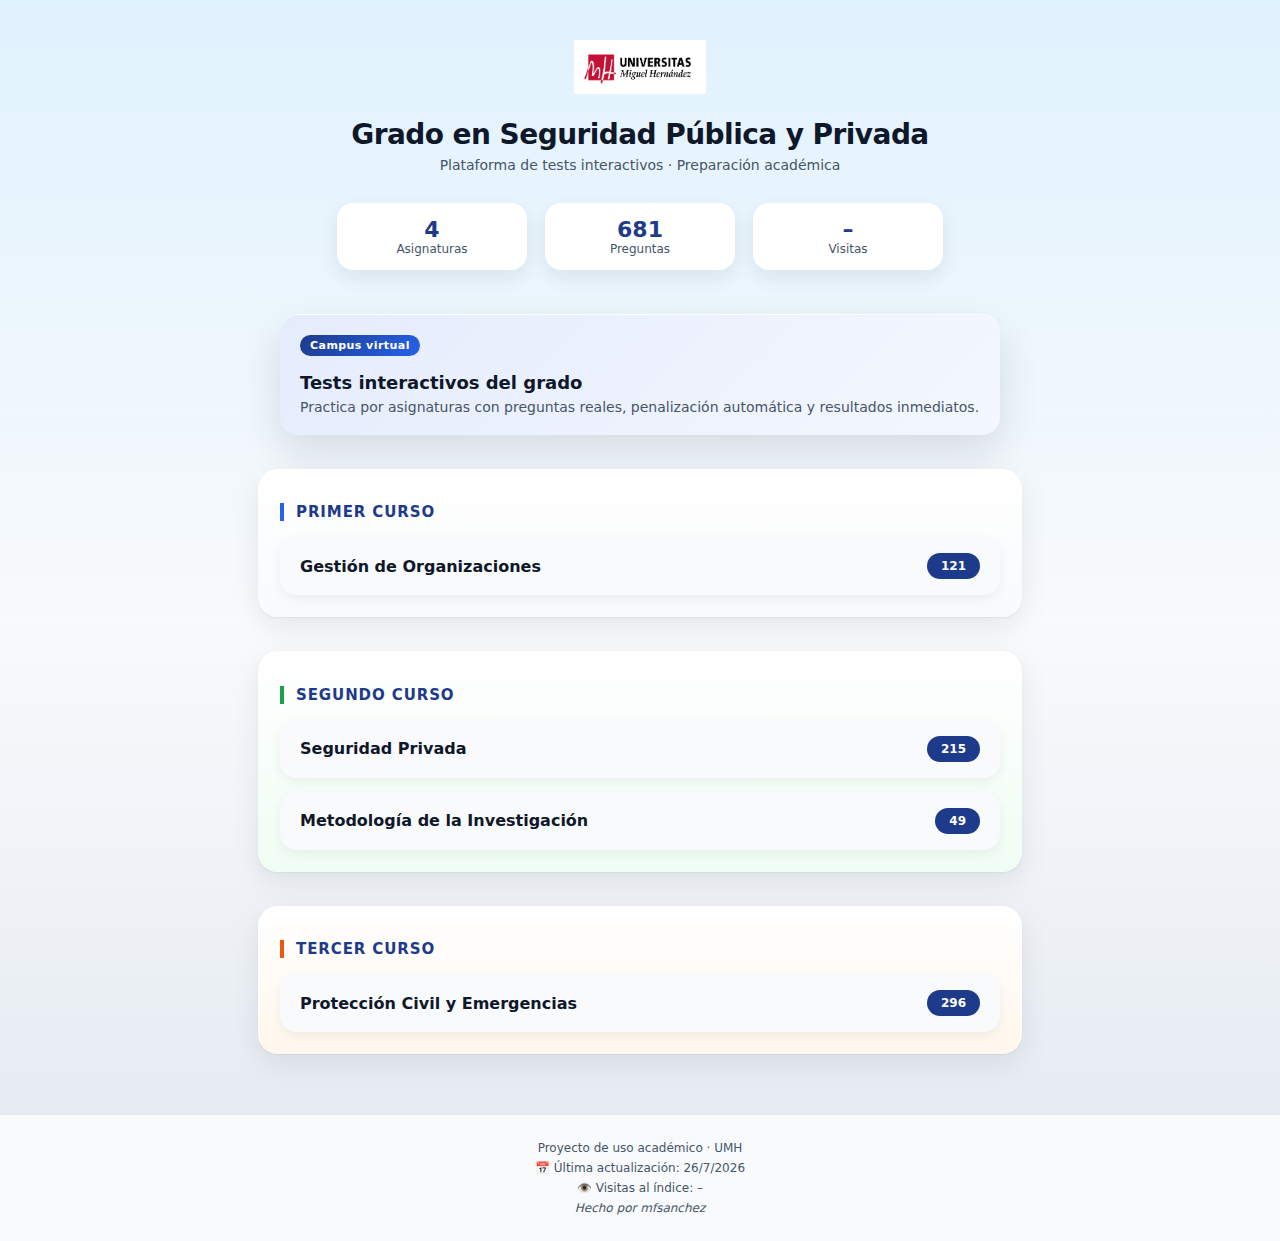
<file: index.html>
<!doctype html>
<html lang="es">
<head>
  <meta charset="utf-8">
  <title>Grado en Seguridad Pública y Privada</title>
  <meta name="viewport" content="width=device-width, initial-scale=1">

  <link rel="manifest" href="manifest.json">
  <meta name="theme-color" content="#2563eb">

  <style>
    :root{
      --accent:#1e3a8a;
      --bg1:#e0f2fe;
      --bg2:#f8fafc;
      --bg3:#e2e8f0;
      --text:#0f172a;
      --muted:#475569;
    }

    body {
      font-family: system-ui, -apple-system, BlinkMacSystemFont, sans-serif;
      margin: 0;
      padding: 0;
      background: linear-gradient(180deg,var(--bg1),var(--bg2),var(--bg3));
      color: var(--text);
    }

    /* ===== HERO ===== */
    .hero {
      padding: 40px 20px 44px;
      text-align: center;
    }

    .logo-umh {
      height: 54px;
      margin-bottom: 14px;
    }

    .title {
      font-size: 28px;
      font-weight: 800;
      letter-spacing: -0.02em;
      margin: 6px 0;
    }

    .subtitle {
      color: var(--muted);
      font-size: 14px;
    }

    /* ===== STATS ===== */
    .stats {
      display: flex;
      justify-content: center;
      gap: 18px;
      margin-top: 30px;
      flex-wrap: wrap;
    }

    .stat {
      background: #fff;
      border-radius: 16px;
      padding: 14px 20px;
      min-width: 150px;
      box-shadow: 0 8px 20px rgba(15,23,42,.08);
    }

    .stat .num {
      font-size: 22px;
      font-weight: 800;
      color: var(--accent);
    }

    .stat .label {
      font-size: 12px;
      color: var(--muted);
    }

    /* ===== COURSES ===== */
    .course {
      max-width: 720px;
      margin: 34px auto;
      background: #fff;
      border-radius: 20px;
      padding: 22px;
      box-shadow:
        0 10px 30px rgba(15,23,42,.08),
        0 1px 2px rgba(15,23,42,.06);
    }

    .course h2 {
      font-size: 15px;
      font-weight: 700;
      text-transform: uppercase;
      letter-spacing: .06em;
      color: var(--accent);
      border-left: 4px solid var(--accent);
      padding-left: 12px;
      margin-bottom: 16px;
    }

    .menu {
      display: grid;
      gap: 14px;
    }

    a.subject {
      display: flex;
      justify-content: space-between;
      align-items: center;
      padding: 16px 20px;
      border-radius: 16px;
      text-decoration: none;
      background: #f9fafb;
      color: var(--text);
      font-weight: 600;
      box-shadow: 0 4px 12px rgba(0,0,0,.06);
      transition: all .15s ease;
    }

    a.subject:hover {
      background: #eef2ff;
      transform: translateY(-2px);
      box-shadow: 0 10px 24px rgba(15,23,42,.12);
    }

    .badge {
      background: var(--accent);
      color: #fff;
      padding: 6px 14px;
      border-radius: 999px;
      font-size: 12px;
      font-weight: 700;
    }

    /* ===== FOOTER ===== */
    footer {
      margin-top: 60px;
      border-top: 1px solid #e5e7eb;
      background: #f8fafc;
      text-align: center;
      padding: 26px 16px;
      font-size: 12px;
      color: var(--muted);
    }

    footer div {
      margin-top: 6px;
    }

    @media (max-width: 600px) {
      .logo-umh { height: 46px; }
      .title { font-size: 24px; }
      .stat { min-width: 120px; }
      a.subject { padding: 14px; font-size: 14px; }
      .badge { font-size: 11px; padding: 5px 12px; }
    }
/* ===== PORTADA MÓVIL MODERNA ===== */
.mobile-cover {
  display: none;
}

@media (max-width: 640px) {
  .mobile-cover {
    display: block;
    padding: 0 16px 22px;
    margin-top: -12px;
  }

  
  .mobile-glass-badge {
    display: inline-block;
    font-size: 11px;
    font-weight: 700;
    letter-spacing: .04em;
    text-transform: uppercase;
    padding: 4px 10px;
    border-radius: 999px;
    background: linear-gradient(135deg, #1e3a8a, #2563eb);
    color: #fff;
    margin-bottom: 10px;
  }

  .mobile-glass-title {
    font-size: 18px;
    font-weight: 800;
    letter-spacing: -0.02em;
    color: #020617;
    margin-bottom: 8px;
  }

  .mobile-glass-text {
    font-size: 13.5px;
    line-height: 1.45;
    color: #475569;
  }
}
@media (max-width: 640px) {
  .stats {
    display: grid;
    grid-template-columns: 1fr 1fr;
    gap: 14px;
  }

  .stats .stat:last-child {
    grid-column: span 2;
  }
}
.campus-hero {
  max-width: 680px;
  margin: 0 auto 28px;
  padding: 20px;
  border-radius: 18px;
  background:
    linear-gradient(135deg, rgba(37,99,235,.12), rgba(37,99,235,.05)),
    white;
  box-shadow:
    0 18px 40px rgba(15,23,42,.12),
    inset 0 1px 0 rgba(255,255,255,.8);
}

.campus-badge {
  display: inline-block;
  background: linear-gradient(135deg,#1e3a8a,#2563eb);
  color: white;
  font-size: 11px;
  font-weight: 700;
  letter-spacing: .04em;
  padding: 4px 10px;
  border-radius: 999px;
  margin-bottom: 10px;
}

.campus-hero h2 {
  font-size: 18px;
  font-weight: 800;
  margin: 6px 0;
}

.campus-hero p {
  font-size: 14px;
  color: #475569;
  margin: 0;
}
.course-1 h2 {
  border-left-color: #2563eb; /* azul */
}

.course-2 h2 {
  border-left-color: #16a34a; /* verde */
}

.course-3 h2 {
  border-left-color: #ea580c; /* naranja */
}
.course-1 { background: linear-gradient(180deg,#ffffff,#f8fafc); }
.course-2 { background: linear-gradient(180deg,#ffffff,#f0fdf4); }
.course-3 { background: linear-gradient(180deg,#ffffff,#fff7ed); }


  </style>
</head>

<body>

<!-- HERO -->
<section class="hero">
  <img src="assets/umh.png" class="logo-umh" alt="Universitat Miguel Hernández">
  <h1 class="title">Grado en Seguridad Pública y Privada</h1>
  <div class="subtitle">
    Plataforma de tests interactivos · Preparación académica
  </div>

  <div class="stats">
    <div class="stat">
      <div class="num" id="totalSubjects">–</div>
      <div class="label">Asignaturas</div>
    </div>
    <div class="stat">
      <div class="num" id="totalQuestions">–</div>
      <div class="label">Preguntas</div>
    </div>
    <div class="stat">
      <div class="num" id="visitCount">–</div>
      <div class="label">Visitas</div>
    </div>
  </div>
</section>
<!-- PORTADA MÓVIL MODERNA -->
<div class="campus-hero">
  <span class="campus-badge">Campus virtual</span>
  <h2>Tests interactivos del grado</h2>
  <p>
    Practica por asignaturas con preguntas reales, penalización automática
    y resultados inmediatos.
  </p>
</div>



<!-- CURSOS -->
<div class="course course-1">
  <h2>Primer Curso</h2>
  <div class="menu">
    <a href="gestion-organizaciones/" class="subject" data-questions="121">
      Gestión de Organizaciones <span class="badge">121</span>
    </a>
  </div>
</div>

<div class="course course-2">
  <h2>Segundo Curso</h2>
  <div class="menu">
    <a href="seguridad-privada/" class="subject" data-questions="215">
      Seguridad Privada <span class="badge">215</span>
    </a>
    <a href="metodologia-investigacion/" class="subject" data-questions="49">
      Metodología de la Investigación <span class="badge">49</span>
    </a>
  </div>
</div>

<div class="course course-3">
  <h2>Tercer Curso</h2>
  <div class="menu">
    <a href="proteccion-civil/" class="subject" data-questions="296">
      Protección Civil y Emergencias <span class="badge">296</span>
    </a>
  </div>
</div>

<!-- FOOTER -->
<footer>
  Proyecto de uso académico · UMH
  <div>📅 Última actualización: <span id="lastUpdate">–</span></div>
  <div>👁️ Visitas al índice: <span id="visitCountFooter">–</span></div>
  <div><em>Hecho por mfsanchez</em></div>
</footer>

<script>
  const subjects = document.querySelectorAll(".subject");

  document.getElementById("totalSubjects").textContent = subjects.length;

  let totalQuestions = 0;
  subjects.forEach(s => {
    totalQuestions += Number(s.dataset.questions || 0);
  });
  document.getElementById("totalQuestions").textContent = totalQuestions;

  document.getElementById("lastUpdate").textContent =
    new Date().toLocaleDateString("es-ES");
</script>

<script>
if ("serviceWorker" in navigator && location.hostname !== "localhost") {
  window.addEventListener("load", () => {
    navigator.serviceWorker.register("/service-worker.js").catch(() => {});
  });
}
</script>
<script>
  // ==========================
  // CONTADOR DE VISITAS (CountAPI)
  // ==========================

  const VISIT_URL =
    "https://api.countapi.xyz/hit/mfsanchez.github.io/tests-index";

  fetch(VISIT_URL)
    .then(res => res.json())
    .then(data => {
      const visits = data.value ?? "–";
      document.getElementById("visitCount").textContent = visits;
      document.getElementById("visitCountFooter").textContent = visits;
    })
    .catch(err => {
      console.error("Error contador visitas", err);
      document.getElementById("visitCount").textContent = "–";
      document.getElementById("visitCountFooter").textContent = "–";
    });
</script>





</body>
</html>
</file>
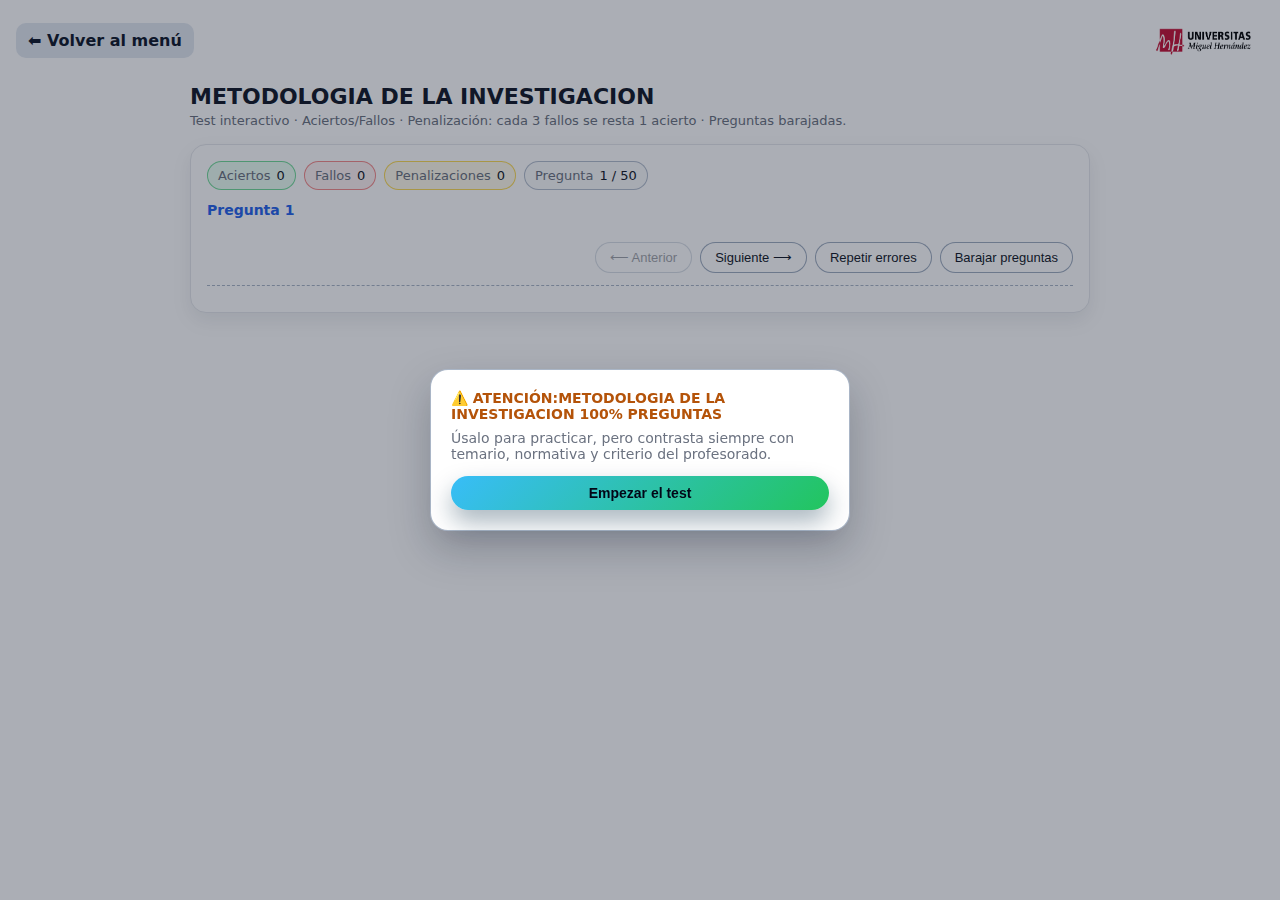
<file: metodologia-investigacion/index.html>
<!doctype html>
<html lang="es">
<head>
<meta charset="utf-8">
<meta name="viewport" content="width=device-width, initial-scale=1, viewport-fit=cover">
<title>METODOLOGIA DE LA INVESTIGACION</title>
<link rel="stylesheet" href="../core/style.css">
</head>
<body>
<header class="top-bar">
  <a href="../" class="back-btn">⬅ Volver al menú</a>
  <img src="../assets/umh.png" alt="Universitas Miguel Hernández" class="logo-umh">
</header>
<div id="startOverlay">
  <div class="start-box">
    <div class="start-warning">⚠️ ATENCIÓN:METODOLOGIA DE LA INVESTIGACION 100% PREGUNTAS</div>
    <div class="start-text">
      Úsalo para practicar, pero contrasta siempre con temario, normativa y criterio del profesorado.
    </div>
    <button id="startBtn">Empezar el test</button>
  </div>
</div>

<div class="wrap">
  <h1>METODOLOGIA DE LA INVESTIGACION</h1>
  <div class="meta">
    Test interactivo · Aciertos/Fallos · Penalización: cada 3 fallos se resta 1 acierto · Preguntas barajadas.
  </div>

  <div class="card" id="card">
    <div class="stats">
      <div class="stat ok"><span class="label">Aciertos</span><span class="value" id="statCorrect">0</span></div>
      <div class="stat bad"><span class="label">Fallos</span><span class="value" id="statWrong">0</span></div>
      <div class="stat pen"><span class="label">Penalizaciones</span><span class="value" id="statPenalty">0</span></div>
      <div class="stat"><span class="label">Pregunta</span><span class="value" id="statIndex">1 / 50</span></div>
    </div>

    <div id="questionBox">
      <div id="qNumber">Pregunta 1</div>
      <div id="qText"></div>
      <div class="options" id="optionsBox"></div>
    </div>

    <div class="footer">
      <div id="feedback" class="neutral"></div>
      <div class="nav-buttons">
        <button class="nav" id="prevBtn" disabled>⟵ Anterior</button>
        <button class="nav" id="nextBtn">Siguiente ⟶</button>
        <button class="nav" id="retryWrongBtn">Repetir errores</button>
        <button class="nav" id="shuffleBtn">Barajar preguntas</button>
      </div>
    </div>

    <div id="finalBox"></div>
  </div>
</div>
<!-- 1️⃣ DATOS (define RAW) -->
<script src="./data.js"></script>

<!-- 2️⃣ MOTOR (define initTest, renderQuestion, etc.) -->
<script src="../core/test-engine.js"></script>

<!-- 3️⃣ CONFIG (si lo usas) -->
<script src="./config.js"></script>

<!-- 4️⃣ INICIALIZACIÓN -->
<script>
  document.getElementById("startBtn").addEventListener("click", () => {
    document.getElementById("startOverlay").style.display = "none";

    initTest({
      questions: RAW
    });
  });
</script>
</body>
</html>
</file>
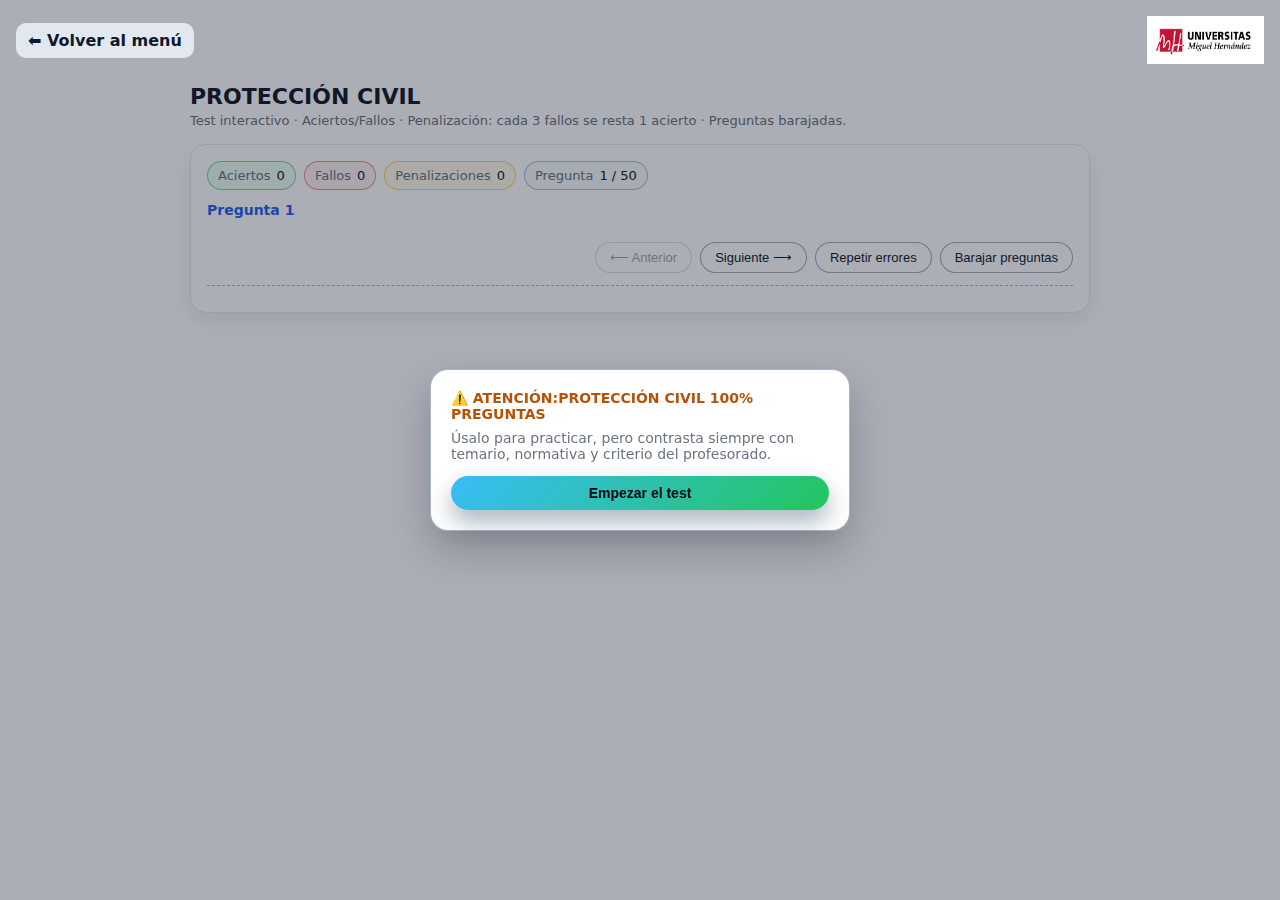
<file: proteccion-civil/index.html>
<!--
Versión estable para estudio
296 preguntas operativas
Motor de test validado
No modificar número de opciones sin revisar buildQuestionsFrom()
-->
<!doctype html>
<html lang="es">
<head>
<meta charset="utf-8">
<meta name="viewport" content="width=device-width, initial-scale=1, viewport-fit=cover">
<title>Protección Civil</title>
<style>
.top-bar {
  position: relative;
  z-index: 2000;
}

#startOverlay {
  z-index: 1000;
}

body {
    font-family: system-ui, -apple-system, BlinkMacSystemFont, sans-serif;
    margin: 0;
    padding: 16px;
    background: #f8fafc;
  }

  .top-bar {
    display: flex;
    align-items: center;
    justify-content: space-between;
    margin-bottom: 20px;
  }

  .back-btn {
    text-decoration: none;
    font-weight: 600;
    color: #0f172a;
    background: #e2e8f0;
    padding: 8px 12px;
    border-radius: 10px;
  }

  .back-btn:hover {
    background: #cbd5f5;
  }

  .logo-umh {
    height: 48px;
    max-width: 60%;
    object-fit: contain;
  }

  @media (max-width: 480px) {
    .logo-umh {
      height: 40px;
    }
  }
:root{
  --bg:#ffffff;
  --card:#ffffff;
  --border:#e5e7eb;
  --text:#111827;
  --muted:#6b7280;
  --ok:#16a34a;
  --bad:#dc2626;
  --accent:#2563eb;
}
*{box-sizing:border-box;margin:0;padding:0}
body{
  font-family:system-ui,-apple-system,Segoe UI,Roboto,Ubuntu,Cantarell,Arial,sans-serif;
  background:var(--bg);
  color:var(--text);
  padding:16px;
}
.wrap{
  max-width:900px;
  margin:0 auto;
}
h1{
  font-size:22px;
  margin-bottom:4px;
}
.meta{
  font-size:13px;
  color:var(--muted);
  margin-bottom:16px;
}
.card{
  background:var(--card);
  border:1px solid var(--border);
  border-radius:16px;
  padding:16px;
  box-shadow:0 8px 20px rgba(15,23,42,.08);
  position:relative;
  overflow:hidden;
}
.stats{
  display:flex;
  flex-wrap:wrap;
  gap:8px;
  font-size:13px;
  margin-bottom:12px;
}
.stat{
  padding:6px 10px;
  border-radius:999px;
  border:1px solid rgba(148,163,184,.7);
  display:flex;
  align-items:center;
  gap:6px;
  background:#f9fafb;
}
.stat span.label{color:var(--muted);font-weight:500}
.stat span.value{font-variant-numeric:tabular-nums}
.stat.ok{border-color:rgba(34,197,94,.6);background:#ecfdf3;}
.stat.bad{border-color:rgba(239,68,68,.6);background:#fef2f2;}
.stat.pen{border-color:rgba(250,204,21,.7);background:#fffbeb;}
#questionBox{margin-top:4px;}
#qNumber{
  font-size:14px;
  color:var(--accent);
  font-weight:600;
  margin-bottom:6px;
}
#qText{
  font-size:18px;
  font-weight:700;
  margin-bottom:12px;
}
.options{
  display:flex;
  flex-direction:column;
  gap:8px;
}
.btn-option{
  text-align:left;
  border-radius:999px;
  border:1px solid rgba(148,163,184,.7);
  padding:9px 12px;
  font-size:14px;
  background:#f9fafb;
  cursor:pointer;
  display:flex;
  gap:8px;
  align-items:center;
  transition:transform .12s ease, box-shadow .12s ease, border-color .12s ease, background .12s ease;
}
.btn-option span.key{
  font-weight:700;
  font-size:12px;
  padding:2px 7px;
  border-radius:999px;
  background:#eef2ff;
  border:1px solid rgba(129,140,248,.8);
  color:#111827;
}
.btn-option span.label{flex:1}
.btn-option:hover{
  transform:translateY(-1px);
  box-shadow:0 8px 18px rgba(15,23,42,.08);
  border-color:var(--accent);
  background:#eff6ff;
}
.btn-option.correct{
  border-color:var(--ok);
  background:#ecfdf3;
}
.btn-option.wrong{
  border-color:var(--bad);
  background:#fef2f2;
}
.btn-option.disabled{
  opacity:.9;
  cursor:default;
}
.footer{
  display:flex;
  justify-content:space-between;
  align-items:center;
  margin-top:12px;
  gap:8px;
  flex-wrap:nowrap;
}
.nav-buttons{
  display:flex;
  gap:8px;
}
button.nav{
  border-radius:999px;
  border:1px solid rgba(148,163,184,.9);
  background:#ffffff;
  color:#111827;
  padding:7px 14px;
  font-size:13px;
  cursor:pointer;
  display:flex;
  align-items:center;
  gap:6px;
  transition:transform .12s ease, box-shadow .12s ease, border-color .12s ease, background .12s ease;
}
button.nav:hover{
  transform:translateY(-1px);
  box-shadow:0 8px 18px rgba(15,23,42,.12);
  border-color:var(--accent);
  background:#eff6ff;
}
button.nav:disabled{
  opacity:.4;
  cursor:default;
  box-shadow:none;
  transform:none;
}
#feedback{
  font-size:13px;
  min-height:18px;
  flex:1;
}
#feedback.ok{color:var(--ok);}
#feedback.bad{color:var(--bad);}
#feedback.neutral{color:var(--muted);}

/* Animaciones base */
.flash-correct{
  animation:flashGreen .45s ease-out;
}
.flash-wrong{
  animation:flashRed .45s ease-out;
}
.shake{
  animation:shake .3s ease-in-out;
}
@keyframes flashGreen{
  0%{box-shadow:0 0 0 0 rgba(22,163,74,.0);}
  40%{box-shadow:0 0 0 12px rgba(22,163,74,.18);}
  100%{box-shadow:0 0 0 0 rgba(22,163,74,.0);}
}
@keyframes flashRed{
  0%{box-shadow:0 0 0 0 rgba(220,38,38,.0);}
  40%{box-shadow:0 0 0 12px rgba(220,38,38,.18);}
  100%{box-shadow:0 0 0 0 rgba(220,38,38,.0);}
}
@keyframes shake{
  0%,100%{transform:translateX(0);}
  20%{transform:translateX(-4px);}
  40%{transform:translateX(4px);}
  60%{transform:translateX(-3px);}
  80%{transform:translateX(3px);}
}

/* Animación divertida al fallar: viñeta tipo cómic */
.explosion{
  position:absolute;
  top:50%;
  left:50%;
  transform:translate(-50%,-50%) scale(.2);
  pointer-events:none;
  animation:boomPop .75s ease-out forwards;
}
.explosion-core{
  width:180px;
  height:180px;
  border-radius:50%;
  background:
    radial-gradient(circle at 30% 30%,#fef9c3 0,#fde047 30%,transparent 75%),
    radial-gradient(circle at 70% 40%,#fee2e2 0,#fecaca 35%,transparent 80%),
    radial-gradient(circle at 50% 65%,#b91c1c 0,#7f1d1d 45%,transparent 80%);
  border:4px solid #111827;
  box-shadow:0 0 25px rgba(248,113,113,.8);
  display:flex;
  align-items:center;
  justify-content:center;
  position:relative;
}
.explosion-core::before{
  /* picos tipo cómic */
  content:"";
  position:absolute;
  inset:-18px;
  background:#f97316;
  clip-path:polygon(50% 0%,63% 13%,83% 9%,79% 27%,94% 35%,80% 47%,90% 63%,71% 65%,74% 83%,57% 76%,50% 95%,43% 76%,26% 83%,29% 65%,10% 63%,20% 47%,6% 35%,21% 27%,17% 9%,37% 13%);
  z-index:-1;
}
.explosion-label{
  font-size:26px;
  font-weight:900;
  color:#111827;
  text-shadow:2px 2px 0 #facc15, -2px -2px 0 #facc15;
}

/* trocitos que saltan */
.explosion-piece{
  position:absolute;
  width:10px;
  height:22px;
  border-radius:3px;
  background:#ef4444;
  box-shadow:0 0 6px rgba(127,29,29,.8);
  transform-origin:center bottom;
  animation:pieceFly .75s ease-out forwards;
}

@keyframes boomPop{
  0%{
    transform:translate(-50%,-50%) scale(.2) rotate(-8deg);
    opacity:0;
  }
  40%{
    transform:translate(-50%,-50%) scale(1.05) rotate(3deg);
    opacity:1;
  }
  70%{
    transform:translate(-50%,-50%) scale(0.95) rotate(-2deg);
    opacity:.95;
  }
  100%{
    transform:translate(-50%,-50%) scale(0.8) rotate(0deg);
    opacity:0;
  }
}

@keyframes pieceFly{
  0%{
    transform:translate(0,0) scale(1);
    opacity:1;
  }
  100%{
    transform:translate(var(--dx),var(--dy)) scale(.3);
    opacity:0;
  }
}

/* Confeti / gorros al acertar */
.confetti-container{
  position:absolute;
  inset:0;
  pointer-events:none;
  overflow:hidden;
}
.confetti-emoji{
  position:absolute;
  top:-12%;
  font-size:20px;
  animation:fallConfetti 2.2s ease-out forwards;
}
@keyframes fallConfetti{
  0%{
    transform:translateY(0) rotate(0deg);
    opacity:1;
  }
  100%{
    transform:translateY(260%) rotate(360deg);
    opacity:0;
  }
}

/* Overlay inicio */
#startOverlay{
  position:fixed;
  inset:0;
  background:rgba(15,23,42,.35);
  display:flex;
  align-items:center;
  justify-content:center;
  z-index:20;
}
.start-box{
  max-width:420px;
  background:#ffffff;
  border-radius:18px;
  padding:20px;
  border:1px solid rgba(148,163,184,.8);
  box-shadow:0 18px 40px rgba(15,23,42,.25);
}
.start-text{
  font-size:14px;
  color:#6b7280;
  margin-bottom:14px;
}
.start-warning{
  font-size:14px;
  color:#b45309;
  font-weight:600;
  margin-bottom:8px;
}
button#startBtn{
  width:100%;
  border-radius:999px;
  border:none;
  padding:9px 14px;
  font-size:14px;
  font-weight:600;
  cursor:pointer;
  background:linear-gradient(135deg,#38bdf8,#22c55e);
  color:#020617;
  box-shadow:0 12px 25px rgba(8,47,73,.35);
  transition:transform .12s ease, box-shadow .12s ease;
}
button#startBtn:hover{
  transform:translateY(-1px);
  box-shadow:0 18px 35px rgba(8,47,73,.5);
}

/* Resultado final */
#finalBox{
  margin-top:12px;
  padding-top:10px;
  border-top:1px dashed rgba(148,163,184,.8);
  font-size:13px;
  color:#6b7280;
}
#finalBox strong{color:var(--accent);}
</style>
</head>
<body>
<header class="top-bar">
  <a href="../" class="back-btn">⬅ Volver al menú</a>
  <img src="../assets/umh.png" alt="Universitas Miguel Hernández" class="logo-umh">
</header>
<div id="startOverlay">
  <div class="start-box">
    <div class="start-warning">⚠️ ATENCIÓN:PROTECCIÓN CIVIL 100% PREGUNTAS</div>
    <div class="start-text">
      Úsalo para practicar, pero contrasta siempre con temario, normativa y criterio del profesorado.
    </div>
    <button id="startBtn">Empezar el test</button>
  </div>
</div>

<div class="wrap">
  <h1>PROTECCIÓN CIVIL</h1>
  <div class="meta">
    Test interactivo · Aciertos/Fallos · Penalización: cada 3 fallos se resta 1 acierto · Preguntas barajadas.
  </div>

  <div class="card" id="card">
    <div class="stats">
      <div class="stat ok"><span class="label">Aciertos</span><span class="value" id="statCorrect">0</span></div>
      <div class="stat bad"><span class="label">Fallos</span><span class="value" id="statWrong">0</span></div>
      <div class="stat pen"><span class="label">Penalizaciones</span><span class="value" id="statPenalty">0</span></div>
      <div class="stat"><span class="label">Pregunta</span><span class="value" id="statIndex">1 / 50</span></div>
    </div>

    <div id="questionBox">
      <div id="qNumber">Pregunta 1</div>
      <div id="qText"></div>
      <div class="options" id="optionsBox"></div>
    </div>

    <div class="footer">
      <div id="feedback" class="neutral"></div>
      <div class="nav-buttons">
        <button class="nav" id="prevBtn" disabled>⟵ Anterior</button>
        <button class="nav" id="nextBtn">Siguiente ⟶</button>
        <button class="nav" id="retryWrongBtn">Repetir errores</button>
        <button class="nav" id="shuffleBtn">Barajar preguntas</button>
      </div>
    </div>

    <div id="finalBox"></div>
  </div>
</div>

<script>
// Banco de 92 preguntas (texto sin "correcta")
// lock:true = NO barajar opciones porque la correcta hace referencia a letras (a y c, A y B, B y C, etc.)
const RAW = [
  {
    q: "1.-¿En que articulo de la Constitución hace mención expresa a la protección civil?",
    options: ["145", "149.1.23", "149.1.25", "no hace mención"],
    correct: 3
  },
  {
    q: "2.-Uno de los objetivos prioritarios de la protección civil será:",
    options: ["Protección de personas, salvaguarda del derecho a la vida integridad física", "Protección de la estructura administrativa", "Ambas son correctas", "Ninguna es correcta"],
    correct: 0,
    lock: true
  },
  {
    q: "3.-¿En qué artículo decidió encuadrar el tribunal constitucional a la protección civil en la constitución?",
    options: ["149.1.26", "149.1.27", "149.1.28", "149.1.29"],
    correct: 3
  },
  {
    q: "4.-Según el tribunal constitucional la protección civil se encuentra su fundamento jurídico dentro de la constitución española en:",
    options: ["En la obligación de los poderes públicos de garantizar el derecho a la vida y a la integridad física de las personas.", "En la obligación de los poderes públicos de garantizar el derecho a la", "En la obligación de los poderes públicos de garantizar el derecho a la integridad física de las personas", "Ninguna es correcta"],
    correct: 0,
    lock: true
  },
  {
    q: "5.-¿Qué expresa la sentencia del tribunal constitucional 42/1981?.",
    options: ["La protección civil no forma parte del conjunto de instituciones básicas de salvaguarda de las personas y bienes, si no que es parte colaboradora en el desarrollo y protección de estos, formando parte de los diferentes planes", "La protección civil son un conjunto de medidas y actividades dirigidas a evitar, reducir o corregir los daños causados a personas y bienes por toda clase de medios de agresión por los elementos naturales y extraordinarios en tiempos de paz, cuando por la amplitud y gravedad de sus efectos los hace alcanzar el carácter de calamidad publica", "Ambas son correctas", "Ninguna es correcta"],
    correct: 1,
    lock: true
  },
  {
    q: "6.-El articulo 1.1 de la Ley 17/2015 de 9 de julio del sistema nacional de protección civil que expone:",
    options: ["La protección civil, como instrumento de la política de seguridad privada, es el servicio publico que protege a las personas y bienes garantizando una respuesta adecuada ante los distintos tipos de emergencias y catástrofes originadas por causas naturales o derivadas de la acción humana, sea accidental o intencionada", "La protección civil, como instrumento de la política de seguridad pública, es el servicio publico que protege a las personas y no a bienes garantizando una respuesta adecuada ante los distintos tipos de emergencias y catástrofes originadas por causas naturales o derivadas de la acción humana, sea accidental o intencionada", "La protección civil, como instrumento de la política de seguridad pública, es el servicio publico que protege a las personas y bienes garantizando una respuesta adecuada ante los distintos tipos de emergencias y catástrofes originadas por causas naturales o derivadas de la acción humana, sea accidental o intencionada", "La protección civil, como instrumento de la política de seguridad pública, es el servicio publico que protege a las personas y bienes garantizando una respuesta adecuada ante los distintos tipos de emergencias y catástrofes originadas por causas no naturales o no derivadas de la acción humana, sea accidental o intencionada"],
    correct: 2
  },
  {
    q: "7.- De la definición anteriormente expuesta, que dos conceptos son los mas destacables:",
    options: ["Protección de personas y bienes", "Seguridad publica y servicio publico", "Causas naturales y acción humana", "Emergencias y catástrofes"],
    correct: 0
  },
  {
    q: "8.-¿Dónde se encuentran los derechos y obligaciones de los ciudadanos con respecto a la protección civil?",
    options: ["Artículo 4 al 6 de la ley 17/2015", "Articulo 5 al 7 ter de la ley 17/2015", "Articulo 3 al 8 de la ley 17/2015", "Articulo 6 al 9 ter de la ley 17/2015"],
    correct: 1
  },
  {
    q: "9.-Todos los residentes en territorio español han de ser atendidos por las administraciones publicas en caso de catástrofe, teniendo limitaciones que las pondrá la propia situación y disponibilidad de medios, esto es:",
    options: ["Falso porque no hay limitación alguna", "Falso porque es incluso fuera del territorio español", "Verdadero, porque es un derecho reconocido en la ley 17/2015", "Verdadero, aunque no está reconocido en ningún marco legal"],
    correct: 2,
    lock: true
  },
  {
    q: "10.-¿Tienen derecho los ciudadanos a ser informados adecuadamente acerca de los riesgos colectivos importantes que les afecten, de las medidas previstas y de las adoptadas para hacerlas frentes según el artículo 6 de la ley 17/2015?",
    options: ["No tienen derecho", "Tienen derecho a ser informados de riesgos pero no de las medidas", "Tienen derecho a ser informados de las medidas pero no de los riesgos", "Tienen derecho a todo lo dicho"],
    correct: 3,
    lock: true
  },
  {
    q: "11.-¿Qué consideración tendrán los servicios de vigilancia y prevención frente a riesgos de empresas publicas y privadas?.",
    options: ["Colaboradores de protección civil", "Cooperadores de protección civil", "Colaborador y cooperador de protección civil", "Ninguna es correcta"],
    correct: 0,
    lock: true
  },
  {
    q: "12.-¿Dónde se pueden encuadrar los deberes de los ciudadanos en materia de protección civil?",
    options: ["Deber de autoproteccion", "Actitud responsable", "Tomar medidas necesarias para evitar la generación de riesgos y actuando conforme con las indicaciones de los agentes y servicios publicos", "Todas son correctas"],
    correct: 3,
    lock: true
  },
  {
    q: "13.-Los titulares de los centros, establecimientos y dependencias publicas o privadas que generen riesgos de emergencia, estarán obligados a adoptar las medidas de autoproteccion previstas en la ley:",
    options: ["Verdadero", "Verdadero salvo que siempre son publicas", "Falso", "Falso, ya que no es necesario que esten previstas en la ley"],
    correct: 0,
    lock: true
  },
  {
    q: "14.-Son deberes de los ciudadanos en materia de protección civil (art 7bis ley 17/2015):",
    options: ["Deber de colaboración, personal o material en la protección civil en caso de requerimiento de la autoridad (art 30.4 c.E.)", "Obligacion de prestaciones personales en caso de emergencia y al cumplimiento de ordenes a instrucciones", "Ambas son correctas", "Solo la primera es correcta"],
    correct: 2,
    lock: true
  },
  {
    q: "15.-Son deberes de los ciudadanos en materia de protección civil (art 7bis ley 17/2015):",
    options: ["Requisa temporal de todo tipo de bienes asi como intervención de los que sean necesarios, suspensión de actividades", "Entrada en domicilio, evacuación de personas que se encuentren en peligro conforme ley organica 4/2015 seg.Ciudadana", "Ambas son correctas", "Solo la segunda es correcta"],
    correct: 2,
    lock: true
  },
  {
    q: "16.-¿Quién velará por la atención de los ciudadanos en caso de catástrofe? (art. 5.2 ley 17/2015):",
    options: ["Entidades publicas y privadas", "Poderes públicos", "Poderes públicos y empresas privadas que tengan vinculación con la administración", "Ninguna es correcta"],
    correct: 1,
    lock: true
  },
  {
    q: "17.-El régimen sancionador prevee infracciones leves, graves y muy graves, cuyo importe puede llegar hasta:",
    options: ["6.000 euros", "60.000 euros", "600.000 euros", "6.000.000 euros"],
    correct: 2
  },
  {
    q: "18.-La protección civil queda encuadrada dentro del articulo 149.1.29, lo que supone que:",
    options: ["Es una competencia exclusiva del estado", "Es una competencia compartida", "No expone nada, simplemente le da un enclave jurídico", "Ninguna es correcta"],
    correct: 0,
    lock: true
  },
  {
    q: "19.-¿Las comunidades autónomas pueden asumir competencias de protección civil?",
    options: ["Si", "No", "Si, según lo expuesto en el articulo 148 de la constitución", "No, según lo expuesto en el articulo 148 de la constitución"],
    correct: 0,
    lock: true
  },
  {
    q: "20.-Es competencia estatal:",
    options: ["Aprobar la normativa básica", "Coordinación en los casos en que la misma lleve a decretar los estados de alarma, excepción y sitio.", "Dirección en casos en los que la emergencia sea declarada de interés nacional", "Todas son correctas"],
    correct: 3,
    lock: true
  },
  {
    q: "21.-¿Dónde se encuentran expuestas las emergencia declaradas de interés nacional?(que son aquellas que requieren una dirección de carácter nacional).",
    options: ["Titulo V de la ley 17/2015", "Titulo VI de la ley 17/2015", "Titulo VII de la ley 17/2015", "Titulo VIII de la ley 17/2015"],
    correct: 0
  },
  {
    q: "22.-Según el articulo 28 de la ley, serán consideradas como tales:",
    options: ["Aquellas que requieran la protección de bienes y personas acudiendo a la ley que regula el estado de alarma, excepción y sitio", "Emergencias que afecten a mas de una CCAA, exija recursos de la administración central y se prevea que también requiera una coordinación entre administraciones autonómicas", "Otros criterios valorativos y abiertos", "Todas son correctas"],
    correct: 3,
    lock: true
  },
  {
    q: "23.-¿Quién declara la emergencia de interés nacional?",
    options: ["Al ministerio del interior por iniciativa. El ministerio no tiene obligación legal de acordar la declaración con las CCAA afectadas, pero si una comunicación previa", "Al ministerio del interior por iniciativa o a instancia de una CCAA. El ministerio no tiene obligación legal de acordar la declaración con las CCAA afectadas, pero si una comunicación previa", "Al ministerio del interior por iniciativa o a instancia de una CCAA. El ministerio tiene obligación legal de acordar la declaración con las CCAA afectadas, pero si una comunicación previa", "Al ministerio del interior por iniciativa o a instancia de una CCAA. El ministerio no tiene obligación legal de acordar la declaración con las CCAA afectadas, como tampoco una comunicación previa"],
    correct: 1
  },
  {
    q: "24.-El articulo 12 de la ley 17/2015 de protección civil de que habla:",
    options: ["Se crea la red de alerta nacional de protección civil como servicio de comunicación de avisos de emergencia a las autoridades competentes en materia de protección civil.", "Se crea la red de alerta autonómica de protección civil como servicio de comunicación de avisos de emergencia a las autoridades competentes en materia de protección civil.", "Se crea la red de alerta nacional y autonómica de protección civil como servicio de comunicación de avisos de emergencia a las autoridades competentes en materia de protección civil.", "Se prevee la creación de la red de alerta nacional de protección civil como servicio de comunicación de avisos de emergencia a las autoridades competentes en materia de protección civil."],
    correct: 0
  },
  {
    q: "25.-La Orden PCI/488/2019 de 26 de abril, estrategia nacional de protección civil expone la normativa, quien la desarrolla-dirige y la supeditación, siendo:",
    options: ["Al ministerio del interior el plan estatal de proteccion civil, en el siguiente nivel al gobierno de la nación le corresponde la normativa básica, seguido por los planes de proteccion civil de las CCAA a cargo de la conselleria competente, y por ultimo las corporaciones locales se encargan de los planes locales de protección civil", "Al gobierno de la nación le corresponde la normativa básica, en el siguiente nivel al ministerio del interior el plan estatal de proteccion civil, seguido por los planes de proteccion civil de las CCAA a cargo de la conselleria competente, y por ultimo las corporaciones locales no se encargan de los planes locales de protección civil", "Al gobierno de la nación le corresponde la normativa básica, en el siguiente nivel al ministerio del interior el plan estatal de proteccion civil, seguido por los planes de proteccion civil de las CCAA a cargo de la conselleria competente, y por ultimo las corporaciones locales se encargan de los planes locales de protección civil", "Al gobierno de la nación le corresponde la normativa básica, en el siguiente nivel al ministerio del interior el plan estatal de proteccion civil, siendo este encargado del desarrollo de los consiguientes de niveles inferiores."],
    correct: 2
  },
  {
    q: "26.-¿Cuál es la norma básica de protección civil y gestión de emergencias de la Comunidad Valenciana?.",
    options: ["Ley 11/2010", "Ley 12/2010", "Ley 13/2010", "Ley 14/2010"],
    correct: 2
  },
  {
    q: "27.-Las comunidades autónomas pueden asumir competencias en materia de protección civil, sin perjuicio de que se competencia exclusiva del estado, teniendo facultades las comunidad valenciana por ej en:",
    options: ["Ejercer el mando único de la emergencia", "Gestion de emergencias a través del 112", "Creacion de brigadas de emergencia, así como prevenir, analizar vulnerabilidades", "Todas son correctas"],
    correct: 3,
    lock: true
  },
  {
    q: "28.-El artículo 14.1 de la ley 17/2015 define los planes de protección civil como:",
    options: ["Instrumentos marco orgánico funcional y de los mecanismos que permiten la movilización de los recursos humanos para la protección de las personas y de los bienes en caso de emergencia, así como del esquema de coordinación de las distintas administraciones publicas llamadas a intervenir", "Instrumentos de previsión del marco orgánico funcional y de los mecanismos que permiten la movilización de materiales necesarios para la protección de las personas y de los bienes en caso de emergencia, así como del esquema de coordinación de las distintas administraciones publicas llamadas a intervenir", "Instrumentos de previsión del marco orgánico funcional y de los mecanismos que permiten la movilización de los recursos humanos y materiales necesarios para la protección de las personas y de los bienes en caso de emergencia, así como del esquema de coordinación de las distintas administraciones publicas llamadas a intervenir, no siendo de uso publico, excluyendo a entidades privadas", "Instrumentos de previsión del marco orgánico funcional y de los mecanismos que permiten la movilización de los recursos humanos y materiales necesarios para la protección de las personas y de los bienes en caso de emergencia, así como del esquema de coordinación de las distintas administraciones publicas llamadas a intervenir"],
    correct: 3
  },
  {
    q: "29.-¿Cómo se denominan los planes que abarcan todo el territorio nacional?",
    options: ["Plan estatal de emergencias", "Plan territorial de emergencias", "Plan especiales", "Ninguna es correcta"],
    correct: 0,
    lock: true
  },
  {
    q: "30.-¿Cómo se denomina los planes elaborador por las CCAA?.",
    options: ["Plan estatal de emergencias", "Plan territorial de emergencias", "Plan especiales", "Ninguna es correcta"],
    correct: 1,
    lock: true
  },
  {
    q: "31.-¿Cómo se denomina los planes elaborados dedicados a riesgos concretos?.",
    options: ["Plan estatal de emergencias", "Plan territorial de emergencias", "Plan especiales", "Ninguna es correcta"],
    correct: 2,
    lock: true
  },
  {
    q: "32.-¿Qué requisito deben cumplir una vez aprobados dichos planes?.",
    options: ["Publicacion en el diario oficial correspondiente exclusivamente", "Previa información al consejo nacional de proteccion civil, para comprobar su adecuación al sistema nacional de protección", "Tablon del organismo correspondiente", "Todas son correctas"],
    correct: 1,
    lock: true
  },
  {
    q: "33.-Son legislación en materia de protección civil:",
    options: ["Orden PCI/488/2019, de 26 de abril, por la que se publica la estrategia nacional de protección civil", "Decreto 734/2019 de 20 de diciembre, por el que se modifican las directrices básicas de planificación de protección civil y planes estatales de protección civil para la mejora de la atención a las personas con discapacidad y a otros colectivos en situación de especial vulnerabilidad ante emergencia", "Ambas son incorrectas", "Ambas son correctas"],
    correct: 3,
    lock: true
  },
  {
    q: "34.-Una de las principales carateristicas de la ley 17/2015 es que:",
    options: ["Integra la protección civil en todas las administraciones, así como planificación, intervención operativa, medidas de recuperación, como también coordinación, seguimiento y evaluación del sistema", "Integra a la protección civil en todas las administración pero no dice nada de planificación o intervención", "Expone que la protección civil es una competencia compartida entre diferentes administraciones, no teniendo exclusividad el estado", "Segunda y tercera son correctas"],
    correct: 0,
    lock: true
  },
  {
    q: "35.-El consejo nacional de protección civil, definido en el titulo V de la ley 17/2015 de 9 de julio esta dedicado a la coordinación y cooperación entre las administraciones, definiendo este como:",
    options: ["Órgano de cooperación entre las administraciones publicas cuya finalidad es lograr la coordinación entre los mismos y de esta manera lograr una respuesta coherente y eficaz frente a las emergencia. Como también definir las líneas básicas de estrategia nacional de protección civil", "Órgano de cooperación entre las administraciones publicas y privadas cuya finalidad es lograr la coordinación entre los mismos y de esta manera lograr una respuesta coherente y eficaz frente a las emergencia. Como también definir las líneas básicas de estrategia nacional de protección civil", "Órgano de cooperación entre las administraciones publicas y privadas cuya finalidad es lograr una manera uniforme de actuación, siempre según lo expuesto por el estado y de esta manera lograr una respuesta aunque no se coherente pero si eficaz frente a las emergencia como también definir las líneas básicas de estrategia nacional de protección civil", "Órgano de cooperación entre las administraciones publicas cuya finalidad es lograr imponer una única manera de trabajar y de esta manera lograr una respuesta coherente y eficaz frente a las emergencia como también definir las líneas básicas de estrategia nacional de protección civil"],
    correct: 0
  },
  {
    q: "36.-La dirección general de protección civil y emergencia está integrada orgánicamente dentro del ministerio del interior, estando compuesta por:",
    options: ["Subdirección general de planificación y emergencia", "Subdirección general de gestión de recursos y subvenciones", "Subdirección general de formación y relaciones institucionales de la cual depende la escuela nacional de protección civil.", "Todas son correctas"],
    correct: 3,
    lock: true
  },
  {
    q: "37.-La subdirección general de planificación y emergencias tiene como funciones entre otras:",
    options: ["Confección, elaboración y ejecución de los presupuestos en el ámbito de sus competencias, así como la tramitación de las subvenciones y ayudas para la implantación de los planes de protección civil de carácter estatal, así como la gestión administrativa de la contratación de estudios y obras", "Preparación de los planes estatales de protección civil, preparación y gestión practica de ejercicios y simulacros, así como la labor de estudio de análisis de riesgos e investigación", "Coordinación con otras administraciones, activación de la UME, tareas de gestión de la red nacional de protección civil y de la red de alerta nacional de protección civil", "Ninguna es correcta"],
    correct: 1,
    lock: true
  },
  {
    q: "38.-La subdirección general de gestión de recursos y subvenciones tiene como funciones entre otras:",
    options: ["Confeccion, elaboración y ejecución de los presupuestos en el ámbito de sus competencias, asi como la tramitación de las subvenciones y ayudas para la implantación de los planes de protección civil de carácter estatal, así como la gestión administrativa de la contratación de estudios y obras", "Preparacion de los planes estatales de protección civil, preparación y gestión practica de ejercicios y simulacros, asi como la labor de estudio de análisis de riesgos e investigación", "Coordinacion con otras administraciones, activación de la ume,tareas de gestión de la red nacional de protección civil y de la red de alerta nacional de protección civil", "ninguna es correcta"],
    correct: 0,
    lock: true
  },
  {
    q: "39.-El centro nacional de seguimiento y coordinación de emergencias depende de la dirección general de protección civil y emergencias, teniendo como funciones entre otras:",
    options: ["Confeccion, elaboración y ejecución de los presupuestos en el ámbito de sus competencias, asi como la tramitación de las subvenciones y ayudas para la implantación de los planes de protección civil de carácter estatal, así como la gestión administrativa de la contratación de estudios y obras", "Preparacion de los planes estatales de protección civil, preparación y gestión practica de ejercicios y simulacros, asi como la labor de estudio de análisis de riesgos e investigación", "Coordinacion con otras administraciones, activación de la ume,tareas de gestión de la red nacional de protección civil y de la red de alerta nacional de protección civil", "Ninguna es correcta"],
    correct: 2,
    lock: true
  },
  {
    q: "40.-Las funciones del Ministro del Interior están definidas en el artículo 34 de la ley 17/2015, ¿Cuál de las siguientes es una función?:",
    options: ["Preside el consejo nacional de protección civil", "Dispone con carácter general, las intervención de las fuerzas y cuerpos de seguridad del estado y solicita la colaboración de las fuerzas armadas", "Le corresponde, la proposición en el consejo de ministros la declaración de zona afectada gravemente", "Todas son correctas"],
    correct: 3,
    lock: true
  },
  {
    q: "41.-El delegado del gobierno:",
    options: ["Coordinador de las actuaciones en materia de protección civil de los órganos y servicios de la administración general del estado de sus respectivos ámbitos territoriales", "Coorperacion con los órganos competentes en materia de protección civil de las correspondientes CCAA y entidades locales", "Mando único en cualquier tipo de emergencia en el ámbito de la CCAA", "Primera y segunda son correctas"],
    correct: 3,
    lock: true
  },
  {
    q: "42.-La unidad militar de emergencias:",
    options: ["Son considerados servicios de intervención y asistencia de protección civil.", "Entidad colaboradora del sistema nacional de protección civil, siendo la única que se nombre expresamente.", "Es una fuerza conjunta de carácter permanente cuyo ámbito de actuación abarca todo el territorio nacional.", "Ninguna es correcta"],
    correct: 2,
    lock: true
  },
  {
    q: "43.-Las FFCCS estado:",
    options: ["Son considerados servicios de intervención y asistencia de protección civil.", "Entidad colaboradora del sistema nacional de protección civil, siendo la única que se nombre expresamente.", "Es una fuerza conjunta de carácter permanente cuyo ámbito de actuación abarca todo el territorio nacional.", "Ninguna es correcta"],
    correct: 0,
    lock: true
  },
  {
    q: "44.-La cruz roja española:",
    options: ["Son considerados servicios de intervención y asistencia de protección civil.", "Cada uno de los planes les podrá atribuir funciones sin atribuirles a unidades concretas", "Entidad colaboradora del sistema nacional de protección civil, siendo la única que se nombre expresamente.", "Su actuación se establecera jurídicamente mediante convenios."],
    correct: 2
  },
  {
    q: "45.-¿Qué órgano autonómico en la comunidad valenciana es la encargadad de las gestión de las situaciones de preemergencia y emergencia, asi como aquellas de grave riesgo, catástrofe o calamidad publica en las que se activen los planes de protección de la comunidad valenciana, como también la gestión del servicio de llamadas del 112?",
    options: ["Centro autonómico de emergencias", "Centro de coordinación de emergencias", "Centro valenciano de emergencias", "Centre valencià d’emergències"],
    correct: 1
  },
  {
    q: "46.-La comisión o consejo autonómico de protección civil tiene como caracteristicas:",
    options: ["Organo colegiado de carácter consultivo, deliberante, coordinador y con capacidad de homologar en materia de protección civil", "Adscrito a la conselleria competente en la materia", "Representa a las administración publicas y ciudadanía", "Todas son correctas"],
    correct: 3,
    lock: true
  },
  {
    q: "47.-¿Las administraciones publicas tienen competencias en materia de protección civil?",
    options: ["Si, todos los municipios según lo establecido por el articulo 25.2 f de la ley de bases de régimen local", "Si, todos los municipios de mas de 5000 habitantes, según lo establecido por el articulo 25.2 f de la ley de bases de régimen local", "Si, todos los municipios de mas de 20000 habitantes según lo establecido por el articulo 25.2 f de la ley de bases de régimen local", "Si, todos los municipios de mas de 50000 habitantes según lo establecido por el articulo 25.2 f de la ley de bases de régimen local"],
    correct: 2
  },
  {
    q: "48.-¿Qué función cumple las policías locales según lo establecido en el ley organica de fuerzas y cuerpos de seguridad?.",
    options: ["Prestación de auxilio en caso de accidente, catástrofe publica,", "Prestación de auxilio en caso de accidente, catástrofe publica, participando conforme lo establecido en los planes de protección civil", "No prestación de auxilio en caso de accidente, catástrofe publica, participando conforme lo establecido en los planes de protección civil", "Prestación de auxilio en caso de accidente, catástrofe privada, participando conforme lo establecido en los planes de protección civil"],
    correct: 1
  },
  {
    q: "49.-Según el articulo 21.f de la ley de bases de régimen local el alcalde:",
    options: ["Puede adoptar medidas en caso de grave riesgo, infortunios públicos y catástrofes, con la obligación de informar rápidamente al pleno del ayuntamiento", "Mando único en cualquier tipo de emergencia que se de en la localidad", "Ambas son correctas", "Ambas son falsas"],
    correct: 0,
    lock: true
  },
  {
    q: "50.-La ley 17/2015 de 9 de julio, obliga a los poderes públicos a fomentar la participación de los ciudadanos, están dentro:",
    options: ["Mediante la participación en la elaboración de planes de protección y normativa", "Colaborando en las medidas de prevención y en la intervención, mediante el apoyo a los servicios operativos de emergencia", "Apoyo a los afectados por catástrofes y emergencias y a sus familias", "Todas son correctas"],
    correct: 3,
    lock: true
  },
  {
    q: "51.-La ley 17/2015 de 9 de julio, obliga a los poderes públicos a fomentar la participación de los ciudadanos, están dentro:",
    options: ["Derecho a participación, normas y planes de protección", "Se podrá canalizar mediante voluntariado", "Sera promovido por los poderes públicos", "Todas son correctas"],
    correct: 3,
    lock: true
  },
  {
    q: "52.-Las agrupaciones locales de voluntarios de protección civil tiene como funciones:",
    options: ["Prevencion, colaboración, estudio de riesgos, asi como divulgación de planes de autoproteccion, elaboración de planes territoriales, actuación en dispositivos preventivos, campañas de información, intervención.", "Apoyo a servicios operativos. Atención a afectados", "Este tipo de agrupaciones carecen de funcionalidad, quedando al servicio a los mandos de protección civil y otros organismos", "Ambas son correctas"],
    correct: 0,
    lock: true
  },
  {
    q: "53.-¿Quién declara la declaración de zona afectada gravemente?.",
    options: ["Debe ser acordada por el consejo de ministros a propueta del ministro del interior y de hacienda y en su caso de otros ministerios", "Debe ser acordada por el ministro del interior a propuesta del consejo de ministros y de hacienda", "El gobierno podrá recabar informes de las comunidades autónomas concernidas.", "La solicitud de declaración por cualquier administración publica interesada deberá determinar cual es el área geográfica afectada"],
    correct: 0,
    lock: true
  },
  {
    q: "54.-La definición de salud propuesta por la OMS en 1948 es:",
    options: ["La salud es un estado de completo bienestar físico, y no solo la ausencia de afecciones o enfermedades", "La salud es un estado de completo bienestar físico, mental y social, y no solo la ausencia de afecciones o enfermedades", "La salud es un estado de completo bienestar mental y social, y no solo la ausencia de afecciones o enfermedades", "La salud es un estado de completo bienestar físico, mental y social, y ausencia de afecciones o enfermedades"],
    correct: 1
  },
  {
    q: "55.-Como podemos definir las causas determinantes sociales de la salud:",
    options: ["Circunstancias en que las personas nacen, crecen, trabajan, viven y envejecen", "Conjunto de experiencias no natas y natas de la persona", "Ambas son correctas", "Ambas son falsas"],
    correct: 0,
    lock: true
  },
  {
    q: "56.-Es importante diferenciar entre el principio de equidad e igualdad y la participación ciudadana:",
    options: ["La igualdad significaría dar a todas las personas el mismo soporte, equidad significaría proporcionar apoyo a cada persona de acuerdo a sus necesidades en función de su contexto.", "La equidad significaría dar a todas las personas el mismo soporte, igualdad significaría proporcionar apoyo a cada persona de acuerdo a sus necesidades en función de su contexto.", "La igualdad significaría dar a todas las personas el mismo soporte, equidad significaría no proporcionar apoyo a cada persona de acuerdo a sus necesidades en función de su contexto.", "Todas son correctas"],
    correct: 0,
    lock: true
  },
  {
    q: "57.-¿Qué ley desarrolla los estados de alarma, excepción y sitio?",
    options: ["Ley organica 8/1981 de 5 de junio", "Ley organica 5/1981 de 5 de junio", "Ley organica 6/1981 de 5 de junio", "Ley organica 4/1981 de 1 de junio"],
    correct: 3
  },
  {
    q: "58.-¿En que supuestos se puede dar el estado de alarma?.",
    options: ["Catastrofes, calamidades o desgracias publicas, tales como terremotos, inundaciones, incendios urbanos y forestales o accidentes de gran magnitud", "Crisis sanitarias, tales como epidemias y situaciones de contaminación graves", "Paralizacion de los servicios públicos esenciales para la comunidad, cuando no se garantice lo dispuesto en caso de huelga", "Todas son correctas"],
    correct: 3,
    lock: true
  },
  {
    q: "59.-¿Cuándo se puede aplicar el estado de excepción?.",
    options: ["Cuando no pueda garantizarse el libre ejercicio de derechos y libertades de los ciudadanos, el normal funcionamiento de las instituciones democráticas, servicios públicos o cualquier otro aspecto de orden publico", "Cuando pueda garantizarse el libre ejercicio de derechos y libertades de los ciudadanos", "Cuando no pueda garantizarse el libre ejercicio de derechos y libertades de los ciudadanos, el anormal funcionamiento de las instituciones democráticas", "Cuando pueda garantizarse el libre ejercicio de derechos y libertades de los ciudadanos, el anormal funcionamiento de las instituciones democráticas"],
    correct: 0
  },
  {
    q: "60.-¿Cuándo se puede promulgar el estado de sitio?.",
    options: ["En los mismos supuestos que el estado de alarma y excepción", "Cuando se produzca o amenace producirse una insurrección o acto de fuerza contra la soberanía o independencia de España, su integridad territorial o el ordenamiento constitucional", "No especifica cuando se ha de promulgar", "Todas son falsas"],
    correct: 1,
    lock: true
  },
  {
    q: "61.- 5 funciones fundamentales de protección civil son:",
    options: ["Estudio y previsión de las situaciones de riesgo, prevención de riesgos, planificación de emergencias, actuación en emergencias, rehabilitación", "Asumir el riesgo sobrevenido, prevención de riesgos, planificación de emergencias, actuación en emergencias, rehabilitación", "Estudio y previsión de las situaciones de riesgo, prevención de riesgos, planificación de emergencias, actuación en emergencias, rehabilitación", "Asumir el riesgo sobrevenido, prevención de riesgos, planificación de emergencias, actuación en situaciones de no emergencias, rehabilitación"],
    correct: 0
  },
  {
    q: "62.-El término prevención:",
    options: ["Previsión de riesgos, avisando a los actores involucrados, no actuando en el desarrollo de la emergencia", "Sistema de elaboración de medios para que los diferentes actores involucrados actúen en caso de emergencia", "Conjunto de medidas y acciones encaminadas a evitar o mitigar los posibles impactos adversos de los riesgos y amenazas.", "Todas son correctas"],
    correct: 2,
    lock: true
  },
  {
    q: "63.-¿Qué es la autoprotección ciudadana?.",
    options: ["Conjunto de acciones y medidas adoptadas por los ciudadanos, tanto de forma individual como de forma corporativa, encaminadas a gestionar los riesgos existentes", "Medidas adoptadas por la administración unicamente en aras de ofrecer protección a los ciudadanos", "Protección de los ciudadanos por si solos, sin ayudas de terceros, encaminada a gestionar riesgos posibles pero no existentes", "Todas son correctas"],
    correct: 0,
    lock: true
  },
  {
    q: "64.-La autoprotección comprende algunas estrategias esenciales, siendo:",
    options: ["Identificación de los peligros susceptibles de generar riesgo para la vida y los bienes del ser humano", "Prevención de riesgos mediante la adopción de medidas que eviten o reduzcan los accidentes que suponen un riesgo", "Respuesta a las emergencias, para minimizar el impacto de las mismas", "Todas son correctas"],
    correct: 3,
    lock: true
  },
  {
    q: "65.-Las agrupaciones de voluntarios de protección civil se definen como:",
    options: ["Organizaciones de carácter gubernamental, que actúan de manera desinteresada y solidaria en beneficio de las personas, los bienes y el medio ambiente", "Organizaciones de carácter humanitario y altruista, que actúan de manera desinteresada y solidaria en beneficio de las personas, pero no de los bienes y el medio ambiente", "Organizaciones de carácter humanitario y altruista, que actúan de manera desinteresada y solidaria en beneficio de las personas, los bienes y el medio ambiente, desarrollando las tareas propias de la protección civil", "Organizaciones de carácter humanitario y altruista, que actúan de manera interesada y solidaria en beneficio de las personas, los bienes y el medio ambiente"],
    correct: 2
  },
  {
    q: "66.-¿Qué es la autoproteccion individual o ciudadana?.",
    options: ["Son acciones encaminadas a la protección, realizadas por uno mismo para si mismo y para la comunidad.", "Son acciones encaminadas a la protección, realizadas por uno mismo para si mismo.", "Son acciones encaminadas a la protección, realizadas por uno mismo para si mismo. Los ciudadanos deberán tomar las medidas necesarias para evitar la generación de riesgos", "Son acciones gubernamentales encaminadas a la protección, realizadas para miembros concretos de la sociedad."],
    correct: 0
  },
  {
    q: "67.-Definición de autoprotección corporativa:",
    options: ["Sistema de acciones y medidas adoptadas por una entidad publica o privada, encaminadas a prevenir y controlar los riesgos, a dar respuesta a las emergencias y garantizar la coordinación de las acciones que se adopten con el sistema publico de protección civil.", "Todas las entidades publicas o privadas deben contar con un sistema de prevención y control de riesgos", "Sistema de acciones y medidas adoptadas por una entidad publica, encaminadas a prevenir y controlar los riesgos, a dar respuesta a las emergencias y garantizar la coordinación de las acciones que se adopten con el sistema publico y privado de protección civil.", "Protección adoptada por empresas de carácter privado para su propia protección, no formando parte de los planes de emergencia de manera expresa"],
    correct: 0
  },
  {
    q: "68.-En cuanto a las actividades de autoproteccion en materia de trabajo podemos considerar:",
    options: ["Análisis de las posibles situaciones de emergencia", "Adopción de las medidas necesarias en materia de primeros auxilios, incendios y evacuación de trabajadores y publico en general", "Tomar el mando como empresa privada, no contando con los servicios públicos", "Primera y segunda son correctas"],
    correct: 3,
    lock: true
  },
  {
    q: "69.-En cuanto a las actividades de autoproteccion en materia de trabajo podemos considerar:",
    options: ["Designar el personal encargado de poner en practica las medidas adoptadas", "Organizar las relaciones con servicios externos a la empresa, como por ejemplo, primeros auxilios, asistencia medica urgente, salvamento", "Ambas son correctas", "Ambas son falsas"],
    correct: 2,
    lock: true
  },
  {
    q: "70.-La protección civil es un servicio publico cuyo objetivo es:",
    options: ["Prevenir las situaciones de grave riesgo colectivo o catástrofes, proteger a las personas y los bienes cuando dichas situaciones se producen, así como contribuir a la rehabilitación y reconstrucción de las áreas afectadas.", "Prevenir las situaciones de grave riesgo colectivo o catástrofes, proteger a las personas pero no a los bienes cuando dichas situaciones se producen", "Prevenir las situaciones de grave riesgo colectivo o catástrofes, proteger a las personas y los bienes cuando dichas situaciones se producen, no contribuyendo a la rehabilitación y reconstrucción de las áreas afectadas.", "Todas son incorrectas"],
    correct: 0,
    lock: true
  },
  {
    q: "71.-¿Es cierto que situaciones de grave riesgo colectivo o catástrofes impactan en la salud a través de diversos determinantes sociales y no afectan a todos por igual?",
    options: ["Si", "No", "No, salvo que el riesgo no sea colectivo", "Ninguna es correcta"],
    correct: 0,
    lock: true
  },
  {
    q: "72.-¿Por qué es importante la inclusión de colectivos vulnerables en la participación ciudadana en materia de protección civil?.",
    options: ["Para una mejor visión de perspectiva a las acciones tomadas", "Por ser colectivos mas afectados exclusivamente", "Ambas son correctas", "Ambas son incorrectas"],
    correct: 2,
    lock: true
  },
  {
    q: "73.-¿En qué fase se desarrollan principalmente las funciones de prevención y vigilancia de riesgos?",
    options: ["Preemergencia", "Emergencia", "Normalización", "Recuperación"],
    correct: 0
  },

  {
    q: "74.-Las medidas tomadas por una institución o entidad publica o privada para la prevención de riesgos de denomina:",
    options: ["Autoproteccion institucional", "Autoproteccion corporativa y cuentan con planes de autoproteccion", "Autoproteccion social-institucional", "Autoproteccion socio-economica"],
    correct: 1
  },
  {
    q: "75.-Definición de emergencia:",
    options: ["Cualquier suceso capaz de no alterar el funcionamiento cotidiano de una comunidad", "Cualquier suceso capaz de alterar el funcionamiento cotidiano de una comunidad, pudiendo generar victimas pero no daños materiales", "Cualquier suceso capaz de alterar el funcionamiento cotidiano de una comunidad, pudiendo generar victimas o daños materiales, no afectando la estructura social y económica", "Cualquier suceso capaz de alterar el funcionamiento cotidiano de una comunidad, pudiendo generar victimas o daños materiales, afectando la estructura social y económica de la comunidad involucrada y que se puede ser atendido eficazmente con los recursos propios de los organismos de atención primaria o de emergencias de la localidad"],
    correct: 3
  },
  {
    q: "76.-Las emergencias se caracterizan por ser:",
    options: ["Imprevisibles y accidentales", "Causar sorpresa, indefensión y desestabilización", "Implicar perdidas o amenaza de la vida o de la propiedad", "Todas son correctas"],
    correct: 3,
    lock: true
  },
  {
    q: "77.-Las emergencias se caracterizan por ser:",
    options: ["Precisar intervención no tardía ya que son situaciones de urgencia", "Aparecen reacciones psicológicas similares", "Son sucesos o eventos críticos, es decir, potencialmente traumáticos", "Todas son correctas"],
    correct: 3,
    lock: true
  },
  {
    q: "78.-Las emergencias según la ley 17/2015 9 de julio expone que son:",
    options: ["Las que requieren la aplicación de la ley organica 4/1981 1 junio de los estados de alarma, excepción y sitio", "Aquellas que sea necesario prever la coordinación de administraciones diversas", "Las que por sus dimensiones efectivas o previsibles requieran una dirección nacional de las administraciones publicas implicadas", "Todas son correctas"],
    correct: 3,
    lock: true
  },
  {
    q: "79.-Los desastres y emergencias son un fenómeno de distribución universal cuya incidencia, tanto en numero de fenómenos ocurridos como en personas afectadas:",
    options: ["Ha venido disminuyendo a lo largo del tiempo", "Ha venido equilibrándose a lo largo del tiempo", "Ha venido aumentando a lo largo del tiempo", "Ninguna es correcta"],
    correct: 2,
    lock: true
  },
  {
    q: "80.-Los acontecimientos relacionados con conductas o actividades humanas generadoras de peligro, pudiendo ser accidental o provocados de manera intencionada, este tipo de acontecimientos reciben el nombre de:",
    options: ["Emergencias civiles", "Emergencias sociales", "Emergencias bélicas", "Emergencias económicas"],
    correct: 0
  },
  {
    q: "81.-Conflictos que provocan destrucción, desplazamientos migratorios, hambre... tipo de situaciones:",
    options: ["Situaciones civiles", "Situaciones sociales", "Situaciones bélicas", "Situaciones económicas"],
    correct: 2
  },
  {
    q: "82.-Al termino de 2019, ¿Qué numero de personas habían sido objeto de desplazamiento forzoso a causa de conflictos bélicos?.",
    options: ["69.5 millones", "79.5 millones", "89.5 millones", "99.5 millones"],
    correct: 1
  },
  {
    q: "83.-¿Cuál es la finalidad de la protección civil en caso de conflicto bélico?.",
    options: ["Mitigar las perdidas, daños y sufrimientos a los entes públicos", "Mitigar las perdidas, daños y sufrimientos a los entes privados", "Mitigar las perdidas, daños y sufrimientos a los civiles", "Todas son incorrectas"],
    correct: 2,
    lock: true
  },
  {
    q: "84.-El protocolo I adicional a los convenios de Ginebra de 1949 relativo a la protección de las victimas de los conflictos armados internacionales tiene como fin:",
    options: ["Lograr un pequeño ámbito de acuerdo sectorial sobre ciertos derechos", "Lograr un pequeño ámbito de acuerdo universal sobre ciertos derechos de las personas en tiempo de guerra, específicamente, los derechos del cuadro medico considerado neutral", "Lograr un pequeño ámbito de acuerdo universal sobre ciertos derechos del cuadro económico", "Lograr un gran acuerdo sectorial sobre ciertos derechos"],
    correct: 1
  },
  {
    q: "85.-Los principios de la protección de las victimas en los conflictos armados son:",
    options: ["La humanidad, la parcialidad, neutralidad, la dependencia, voluntariado, la unidad, la universalidad.", "La humanidad, la imparcialidad, neutralidad, la independencia, voluntariado, la unidad, la universalidad", "La humanidad, la imparcialidad, neutralidad, la independencia, la unidad, la universalidad", "La humanidad, la imparcialidad, neutralidad, la independencia, voluntariado, la unidad, la universalidad"],
    correct: 3,
    lock: true
  },
  {
    q: "86.-Los atentados terroristas es un fenómeno global que afecta a todas las regiones del mundo, siendo en los últimos años azotadas en mayor volumen:",
    options: ["Europa", "África y sur de Asia", "Centroamérica y oriente medio", "Oriente medio y el sur de Asia"],
    correct: 1
  },
  {
    q: "87.-En España la estrategia nacional contra el terrorismo del año 2019 tiene como objetivo principal:",
    options: ["Neutralizar la amenaza que representa el terrorismo contra los ciudadanos y los intereses españoles dentro y fuera de las fronteras, reduciendo la vulnerabilidad de la sociedad y haciendo frente a los procesos de radicalización que llevan al extremismo violento.", "Velar por los intereses internacionales por encima de los nacionales", "Ambas son correctas", "Ambas son incorrectas"],
    correct: 0,
    lock: true
  },
  {
    q: "88.-¿Cuáles son algunas de las contribuciones que aporta España en el problema de las crisis migratorias y de refugiados?.",
    options: ["España participa voluntariamente en el mecanismo de protección civil de la UE", "Este mecanismo sirve para movilizar apoyo material como alojamiento, material higiénico, suministros médicos", "Así España legisla a nivel estatal, siendo de aplicación a nivel europeo", "Primera y segunda con correctas"],
    correct: 3,
    lock: true
  },
  {
    q: "89.-La prevención contra el terrorismo trata de actuar contra las causas con los siguientes ejes prioritarios:",
    options: ["Revisar, actualizar y desarrollar el plan estratégico nacional de lucha contra la radicalización violenta", "Impulsar y reforzar la coordinación y colaboración de todos los organismos e instituciones", "Adecuar de manera continuada la acción legislativa del estado a la evolución del fenómeno", "Todas son correctas"],
    correct: 3,
    lock: true
  },
  {
    q: "90.-La prevención contra el terrorismo trata de actuar contra las causas con los siguientes ejes prioritarios:",
    options: ["Reforzar las medidas para la prevención de la financiación del terrorismo y los extremismos violentos", "Impulsar una comunicación estratégica eficaz y proactiva frente al mensaje radical", "Ambas son correctas", "Ambas son incorrectas"],
    correct: 2,
    lock: true
  },
  {
    q: "91.-¿Cuál fue el mayor atentado perpretado en Europa?.",
    options: ["Atentado de Madrid , seguido por el atentado lockerbie", "Atentado de lockerbie en 1988, seguido por el atentado Bruselas", "Atentado de lockerbie en 1988, seguido por el atentado del 11M de Madrid, en el que se produjeron 193 fallecidos y alrededor de 2000 heridos", "Atentado de Bruselas en 1988, seguido por el atentado del 11M de Madrid"],
    correct: 2
  },
  {
    q: "92.-Tras los atentados del 11M se puso en marcha un plan especial de seguridad en el que se incluyeron cometidos para diferentes instituciones:",
    options: ["Lo asignado a la guardia civil ,cuerpo nacional de policía, policías locales, personal de seguridad, como también cometidos a las fuerzas armadas englobando la protección de centros estratégicos", "Lo asignado a la guardia civil y cuerpo nacional de policía, siendo estos últimos de mera representación", "Lo asignado a la guardia civil pero no al cuerpo nacional de policía", "Lo asignado a la guardia civil y cuerpo nacional de policía, como también cometidos a las fuerzas armadas siendo estos últimos de mera representación"],
    correct: 0
  },
  {
    q: "93.-¿Qué se acordó a nivel europeo después del atentado del 11M?",
    options: ["Se puso en marcha un plan de acción para combatir el terrorismo, que incluía una hoja de ruta con responsables, fechas y objetivos, reforzando el intercambio de información, cooperación, controles exteriores y la protección civil", "Hubieron numerosas detenciones a nivel europeo de manera unilateral", "Se puso en marcha un plan de acción para combatir el terrorismo, que incluía una hoja de ruta, reforzando el hermetismo en la información", "Se puso en marcha un plan de acción para combatir el terrorismo, que no incluía una hoja de ruta"],
    correct: 0
  },
  {
    q: "94.-¿Qué es un espectáculo público?.",
    options: ["Es aquel evento organizado en el ámbito privado, para una colectividad de personas concreta", "Eventos organizados con el fin de congregar al publico en general para presenciar actividades, representaciones o exhibiciones de naturaleza artística, cultural o deportiva entre otros.", "Ambas son correctas", "Ambas son falsas"],
    correct: 1,
    lock: true
  },
  {
    q: "95.-Para los organismos de emergencias, este tipo de espectáculo representan:",
    options: ["Un riesgo, altas concentraciones de publico, influencia del espectáculo en el entorno, lo relativo a las infraestructuras, posible nivel de accidentalidad", "Problemas relativos a la esfera privada", "Problemas relativos en la administración", "Todas son correctas"],
    correct: 0,
    lock: true
  },
  {
    q: "96.-La tragedia de Heysel en Bélgica conllevo al gobierno británico a tomar medidas, siendo:",
    options: ["Realizacion del informe taylor", "Realizacion del informe cooper", "Realizacion del informe johnson", "Realizacion del informe james"],
    correct: 0
  },
  {
    q: "97.-¿Qué expone el informe Taylor?",
    options: ["Es un paquete de obligaciones elaborado para mantener los niveles de vandalismo", "Es un paquete de medidas y recomendaciones elaborado a partir de una investigación, ordenada por el gobierno del reino unido, que sirvió para reducir el vandalismo y aumentar la seguridad en los estadios británicos.", "Es un paquete de medidas y recomendaciones elaborado a partir de una investigación, ordenada por el gobierno del francés", "Es un paquete de medidas y recomendaciones para aumentar el vandalismo"],
    correct: 1
  },
  {
    q: "98.-¿Cuáles fueron algunas de esas medidas del informe Taylor?.",
    options: ["Recomendación de los estadios de futbol profesional tuvieran asientos, se eliminan las localidades de pie.", "Eliminación de las vallas de seguridad alambradas, asi como no venta de bebidas alcohólicas", "Mejora de acceso para evacuación, priorización de venta de abonos de temporada e instalación de cámaras de seguridad", "Todas son correctas"],
    correct: 3,
    lock: true
  },
  {
    q: "99.-El plan especial de protección civil ante situaciones de grave riesgo por grandes concentraciones humanas se define como:",
    options: ["Marco orgánico funcional que se activa para mitigar las consecuencias de los accidentes graves originados por la actividad, mediante la movilización de recursos humanos y materiales", "Marco orgánico funcional que se activa para aumentar las consecuencias de los accidentes graves", "Marco orgánico funcional que se activa para mitigar las consecuencias mediante la movilización de recursos humanos innecesarios", "Marco orgánico funcional que se activa para mantener las consecuencias"],
    correct: 0
  },
  {
    q: "100.-En situaciones de emergencia civil se producen diversos problemas, siendo algunos:",
    options: ["Problemas a nivel individual, familiar, comunal y social", "Deterioro del tejido social y perdida de la estructura familiar", "Aumento de los problemas psicológicos", "Todas son correctas"],
    correct: 3,
    lock: true
  },
  {
    q: "101.-¿Qué colectivos son los mas afectados en situaciones de desastre, emergencia conflicto?",
    options: ["Población infantil, anciana, mujeres embarazadas, personas enfermas o con discapacidad", "Población adolescente", "Población adulta", "Todas son correctas"],
    correct: 0,
    lock: true
  },
  {
    q: "102.-Los efectos de los desastres naturales y los conflictos armados están mas marcados a las poblaciones:",
    options: ["Pobres", "Clase media", "Clase alta", "Todas son correctas"],
    correct: 0,
    lock: true
  },
  {
    q: "103.-UNESCO manual comunicación emergencias. ¿Cuál NO es un estándar mínimo de responsabilidad?",
    options: ["Invertir en capital humano que este capacitado", "Aprovechamiento de la innovación tecnológica para crear sistemas de apoyo integrados", "Otorgar un rol fundamental a las mismas comunidades afectadas", "Aumento de capital por parte de los gobierno central de las administraciones en mejora su propio funcionamiento"],
    correct: 3
  },
  {
    q: "104.-Manual comunicación emergencia UNESCO. Estándares mínimos de responsabilidad, cual es correcta:",
    options: ["Respeto mas allá del estándar normal por el principio de no-maleficiencia", "Promover derechos humanos de todas las personas afectadas, con especial protección de los grupos de mayor riesgo", "Otorgar un rol secundario a las mismas comunidades afectadas", "Primera y segunda son correctas"],
    correct: 3,
    lock: true
  },
  {
    q: "105.-¿Qué son las emergencias civiles?.",
    options: ["Acontecimientos relacionados con conductas o actividades no humanas generadoras de peligro.", "Acontecimientos relacionados con conductas o actividades humanas provocadas de manera intencionada(espectáculos públicos)", "Acontecimientos relacionados con conductas o actividades humanas generadoras de peligro. Pueden ser accidentales(espectáculos públicos) o provocados de manera intencionada (terrorismo)", "Todas son incorrectas"],
    correct: 2,
    lock: true
  },
  {
    q: "106.-¿Cuál es la finalidad de la protección civil en las situaciones bélicas?.",
    options: ["Mitigar las perdidas, daños y sufrimientos a los civiles", "Mitigar las perdidas, daños y sufrimientos a la administración", "Mitigar las perdidas, daños y sufrimientos a las fuerzas y cuerpos de seguridad", "Todas son correctas"],
    correct: 0,
    lock: true
  },
  {
    q: "107.-Los principios de la protección de las victimas en los conflictos armados son:",
    options: ["Humanidad, imparcialidad, neutralidad, dependencia, voluntariado, unidad y universalidad", "Humanidad, parcialidad, neutralidad, independencia, voluntariado, unidad y universalidad", "Humanidad, imparcialidad, neutralidad, independencia, voluntariado, unidad y universalidad", "Humanidad, imparcialidad, neutralidad, independencia, voluntariado, unidad y particularidad"],
    correct: 2
  },
  {
    q: "108.-El terrorismo es uno de los problemas mas graves a nivel mundial por:",
    options: ["Elevado numero de victimas", "Incidencia en todas las regiones del mundo", "Todas son correctas", "Todas son incorrectas"],
    correct: 2,
    lock: true
  },
  {
    q: "109.-La estrategia nacional contra el terrorismo tiene como objetivo:",
    options: ["Neutralizar la amenaza que representa el terrorismo contra los ciudadanos y los intereses españoles dentro y fuera de las fronteras, reduciendo la vulnerabilidad de la sociedad y haciendo frente a los procesos de radicalización que llevan al extremismo violento", "Neutralizar la amenaza que representa el terrorismo contra los ciudadanos y los intereses extranjeros", "Neutralizar la amenaza aumentando la vulnerabilidad de la sociedad", "Neutralizar la amenaza que representa el terrorismo contra los ciudadanos y los intereses españoles dentro y fuera de las fronteras, reduciendo la vulnerabilidad de la sociedad"],
    correct: 0
  },
  {
    q: "110.-Las manifestaciones civiles pueden terminar de manera violenta, por todo ello:",
    options: ["Hay que encontrar un equilibrio adecuado entre los derechos humanos de una persona y la obligación del estado de mantener el orden publico y la seguridad, protegiendo los derechos de otras personas", "Hay que encontrar un equilibrio desprotegiendo los derechos de otras personas", "Hay que priorizar las obligación del estado del mantemiento publico frente a los derechos humanos", "Todas son incorrectas"],
    correct: 0,
    lock: true
  },
  {
    q: "111.-El plan especial ante grandes concentraciones humanas se define como:",
    options: ["Marco orgánico funcional que se activa para mitigar las consecuencias de los accidentes graves originados por la actividad, mediante la movilización de recursos humanos y materiales necesarios para la protección de personas y de los bienes ubicados en su entorno, asi como coordinación entre administraciones", "Marco orgánico funcional que se activa para aumentar las consecuencias de los accidentes graves", "Marco orgánico funcional que se activa para mitigar las consecuencias mediante la movilización de recursos humanos innecesarios", "Marco orgánico funcional que se activa para mantener las consecuencias"],
    correct: 0
  },
  {
    q: "112.-En situaciones de emergencia civil se producen diversos problemas, siendo algunos:",
    options: ["Problemas a nivel individual, familiar, comunal y social", "Deterioro del tejido social y perdida de la estructura familiar", "Aumento de los problemas psicológicos", "Todas son correctas"],
    correct: 3,
    lock: true
  },
  {
    q: "113.-¿Qué colectivos son los mas afectados en situaciones de desastre, emergencia conflicto?",
    options: ["Poblacion infantil, anciana, mujeres embarazadas, personas enfermas o con discapacidad", "Poblacion adolescente", "Poblacion adulta", "Todas son correctas"],
    correct: 0,
    lock: true
  },
  {
    q: "114.-Se deben incluir estándares éticos minimos de responsabilidad en las situaciones de emergencia, tales como:",
    options: ["Respeto, promoción de los derechos humanos", "Involucrar a las comunidades afectadas en la generación de soluciones", "La creación de sistemas de apoyo integrados e invertir capital humano para atender emergencias", "Todas son correctas"],
    correct: 3,
    lock: true
  },
  {
    q: "115.-Los desastres naturales están relacionados con amenazas de la naturaleza mientras que los antrópicos son complicaciones de actividades realizadas por el hombre, tales como accidentes nucleares, fugas de sustancias químicas…",
    options: ["Los desastres naturales están relacionados con amenazas de la naturaleza mientras que los antrópicos son complicaciones de actividades realizadas por el hombre, tales como accidentes nucleares, fugas de sustancias químicas…", "Los desastres naturales están relacionados con amenazas de la naturaleza mientras que los antrópicos son complicaciones de actividades realizadas por naturaleza", "Los desastres naturales son complicaciones de actividades realizadas por el hombre", "ninguna es correcta"],
    correct: 0,
    lock: true
  },
  {
    q: "116.-¿Qué significan las siglas BQRN?.",
    options: ["Biologico, quimico, radial y nuclear", "Biologico, quimico, radiologico y neurologico", "Biologico, quimico, radiologico y nuclear", "Bioquimico, quimico, radiologico y nuclear"],
    correct: 2
  },
  {
    q: "117.-Los accidentes nucleares producidos en centrales o establecimientos: el concepto de accidente radiológico se refiere a:",
    options: ["Aquellas situaciones de exposición intencionada", "Aquellas situaciones de exposición accidental, tanto de personas profesionalmente expuestas a radiaciones ionizantes como de miembros del publico e independientemente de la dosis que hayan podido recibir.", "Aquellas situaciones de exposición accidental, solo de personas profesionalmente expuestas", "Aquellas situaciones de exposición intencionada, tanto de personas profesionalmente expuestas"],
    correct: 1
  },
  {
    q: "118.-El acontecimiento o situación peligrosa que resulta de la liberación de una sustancia o sustancia, que representan un riesgo para la salud humana y/o el medio ambiente a corto o largo plazo se denomina:",
    options: ["Accidente quimico/biológico y emergencia química/biológica", "Accidente quimico/biológico y emergencia nuclear/radiologica", "Accidente quimico/biológico y emergencia nuclear/biologica", "Accidente quimico y emergencia química"],
    correct: 3
  },
  {
    q: "119.-Se denomina riesgo nuclear:",
    options: ["Al riesgo para la población derivado de la posible exposición a la radiación proveniente de un accidente nuclear de las centrales nucleares, bien por acción directa, por su inhalación o por la ingestión de alimentos o agua contaminada, lo que podría llegar a afectar la salud de las personas", "Perdida de control sobre la fuente de radiación ionizante", "Es un instrumento que se utiliza en todo el mundo para comunicar al publico información sistemática", "Ninguna es correcta"],
    correct: 0,
    lock: true
  },
  {
    q: "120.-Se denomina accidente nuclear:",
    options: ["Al riesgo para la población derivado de la posible exposición a la radiación", "Perdida de control sobre la fuente de radiación ionizante causada por el mal funcionamiento del equipo, acciones inadecuadas de los empleados, desastres naturales u otras razones que podrían conducir a la exposición de personas por encima de los estándares establecidos o a la contaminación radiactiva del medio ambiente.", "Es un instrumento que se utiliza en todo el mundo para comunicar al publico", "Ninguna es correcta"],
    correct: 1,
    lock: true
  },
  {
    q: "121.-La escala INES (escala nacional de sucesos nacionales y radiológicos):",
    options: ["Al riesgo para la población derivado de la posible exposición a la radiación", "Perdida de control sobre la fuente de radiación ionizante", "Es un instrumento que se utiliza en todo el mundo para comunicar al publico información sistemática acerca de la importancia de los sucesos nucleares y radiológicos desde el punto de vista de la seguridad.", "Ninguna es correcta"],
    correct: 2,
    lock: true
  },
  {
    q: "122.-La escala INES de cuantos niveles consta:",
    options: ["9 niveles, separados del 1 al 5 (incidentes) y del 6 al 9 (accidentes)", "11 niveles, separados del 1 al 5 (incidentes) y del 6 al 11 (accidentes)", "7 niveles, separados del 1 al 3 que se denomina incidentes y del 4 al 7 que se denomina accidentes.", "5 niveles, separados del 1 al 3 (incidentes) y del 4 al 5 (accidentes)"],
    correct: 2
  },
  {
    q: "123.-En la escala INES el ascenso de cada punto supone que la gravedad aumenta en:",
    options: ["5 veces", "10 veces", "15 veces", "20 veces"],
    correct: 1
  },
  {
    q: "124.-En la escala INES los accidentes e incidentes nucleares y radiológicos se clasifican por referencia a tres áreas de impacto:",
    options: ["Personas y el riesgo biologico, barreras y controles radiológicos y defensa en profundidad", "Personas y el medio ambiente, barreras y controles biologicos y defensa en profundidad", "Personas y el medio ambiente, barreras y controles radiológicos y defensa en profundidad", "Personas y el medio ambiente, barreras y controles radiológicos y defensa en altitud"],
    correct: 2
  },
  {
    q: "125.-Escala INES. Área de impacto Personas y medio ambiente:",
    options: ["Abarca sucesos que afectan también a las personas y al medio ambiente, pero en cuyo caso el conjunto de medidas establecidas para prevenir accidentes no funciona", "Esta aproximación sigue un diseño de multiples barreras", "Se refiere a las dosis de radiación en personas situadas cerca del lugar donde ocurre un suceso y a la liberación no prevista, en un área amplia, de materiales radiactivos fuera de una instalación", "Sucesos que no tienen impacto directo en las personas y el medio ambiente"],
    correct: 2,
    lock: true
  },
  {
    q: "126.-Escala INES. Área de impacto Barreras y controles radiológicos:",
    options: ["Abarca sucesos que afectan también a las personas", "Esta aproximación sigue un diseño de multiples barreras", "Se refiere a las dosis de radiación en personas situadas cerca del lugar", "Sucesos que no tienen impacto directo en las personas y el medio ambiente y se refiere únicamente al interior de grandes instalaciones"],
    correct: 3,
    lock: true
  },
  {
    q: "127.- Escala INES. Área de impacto Defensa en profundidad:",
    options: [
      "Abarca sucesos que afectan también a las personas y al medio ambiente cuando fallan las medidas de prevención",
      "Se refiere a las dosis de radiación en personas situadas cerca del lugar",
      "Esta aproximación sigue un diseño de múltiples barreras de seguridad",
      "Sucesos sin impacto directo en personas ni medio ambiente"
    ],
    correct: 2
  },
  {
    q: "128.-¿Qué es una central nuclear?.",
    options: ["Instalación donde se obtiene energía eléctrica del litio", "Es una instalación en la que se obtiene energía eléctrica a partir de la energía térmica generada en un reactor nuclear y cuyo combustible es el uranio", "Instalación donde se obtiene energía eléctrica del hierro", "Instalación donde se obtiene energía eléctrica del plutonio"],
    correct: 1
  },
  {
    q: "129.-¿Cuántos reactores nucleares tiene en estos momentos en funcionamiento España?.",
    options: ["6", "7", "8", "9"],
    correct: 1
  },
  {
    q: "130.-Las centrales nucleares para su protección se diseñan siguiente el principio de defensa en profundidad; existiendo varios niveles de protección, teniendo un total de:",
    options: ["5", "6", "7", "8"],
    correct: 0
  },
  {
    q: "131.-Defensa en profundidad en centrales nucleares. Nivel 1:",
    options: ["Medidas relativas a la gestión del accidente", "Respuesta a la operación anormal", "Tres barreras físicas en las centrales nucleares como son el propio combustible con su revestimiento del combustible, sistema de refrigeración primario y el recinto de contención", "Sistemas de protección (salvaguardas tecnológicas)"],
    correct: 2
  },
  {
    q: "132.-Defensa en profundidad en centrales nucleares. Nivel 2:",
    options: ["Medidas relativas a la gestión del accidente", "Respuesta a la operación anormal o a cualquier indicación de fallo del sistema", "Tres barreras físicas", "Sistemas de protección"],
    correct: 1
  },
  {
    q: "133.-Defensa en profundidad en centrales nucleares. Nivel 3:",
    options: ["Medidas relativas a la gestión del accidente", "Respuesta a la operación anormal", "Tres barreras físicas", "Sistemas de protección (salvaguardas tecnológicas) que evitan la evolución de fallos de equipos y del personal hacia accidentes importante, además de mantener confinado el material radiactivo"],
    correct: 3
  },
  {
    q: "134.-Defensa en profundidad en centrales nucleares. Nivel 4:",
    options: ["Medidas relativas a la gestión del accidente dentro del emplazamiento", "Respuesta a la operación anormal", "Tres barreras físicas", "Sistemas de protección"],
    correct: 0
  },
  {
    q: "135.-Defensa en profundidad en centrales nucleares. Nivel 5:",
    options: ["Medidas relativas a la gestión del accidente", "Respuesta a la operación anormal", "Respuesta ante la emergencia fuera del emplazamiento, orientada a atenuar los efectos de la emisión de material radiactivo al ambiente exterior", "Sistemas de protección"],
    correct: 2
  },
  {
    q: "137.-Se conoce como agente químico:",
    options: ["Todo elemento o compuesto químico, por si solo o mezclado, tal como se presenta en estado natural o es producido, utilizado o vertido, incluido el vertido como residuo, en una actividad laboral, se haya elaborado o no de modo intencional y se haya comercializado o no.", "Agente químico que puede representar un riesgo para la seguridad", "Presencia de un agente químico en el lugar de trabajo", "Todas son correctas"],
    correct: 0,
    lock: true
  },
  {
    q: "138.-Se conoce como agente químico peligroso:",
    options: ["Todo elemento o compuesto químico", "Agente químico que puede representar un riesgo para la seguridad y salud de los trabajadores debido a sus fisicoquímicas, químicas o toxicológicas, y a la forma en que se utiliza o se halla presente en el lugar de trabajo", "Presencia de un agente químico", "Todas son correctas"],
    correct: 1,
    lock: true
  },
  {
    q: "139.-Se conoce como exposición a un agente químico:",
    options: ["Todo elemento o compuesto químico", "Agente químico que puede representar un riesgo", "Presencia de un agente químico en el lugar de trabajo que implica el contacto de este con el trabajador, normalmente por inhalación o por vía dérmica", "Todas son correctas"],
    correct: 2,
    lock: true
  },
  {
    q: "140.- En el caso de una fuga de sustancias tóxicas, los datos decisivos son:",
    options: [
      "Características físico-químicas y toxicológicas de la sustancia",
      "Cantidad emitida, demografía y vías de comunicación",
      "Recursos existentes en la zona y condiciones meteorológicas",
      "Medidas de autoprotección ciudadana"
    ],
    correct: 1
  },
  {
    q: "141.-¿A que denominamos análisis de riesgos?.",
    options: ["Identificación de peligros inexistentes", "Identificación de peligros existentes en un área indeterminada", "Identificación de peligros no existentes", "A la identificación y evaluación de los peligros existentes en los objetos de riesgo de un determinado área, así como la estimación de las consecuencias de los posibles accidentes derivados de dichos peligros"],
    correct: 3
  },
  {
    q: "143.-Las medidas de protección ante accidentes nucleares o radiológicos incluyen:",
    options: ["Confinamiento, profilaxis radiológica, control de accesos, evacuación, alojamiento provisional o permanente, descontaminación de personas y lugares, control de alimentos y agua y la autoprotección ciudadana y autoprotección del personal de intervención", "Confinamiento, control de accesos, evacuación", "Confinamiento, profilaxis radiológica, control de accesos, evacuación", "Confinamiento, profilaxis radiológica, control de accesos, evacuación, alojamiento, control de alimentos y agua"],
    correct: 0
  },
  {
    q: "144.-¿Cuáles son las fuentes químicas mas contaminantes?.",
    options: ["Producción industrial, naval, química", "Producción industrial, agrícola y ganadera", "Producción industrial, nuclear y tecnológica", "Todas son incorrectas"],
    correct: 1,
    lock: true
  },
  {
    q: "145.-¿Qué debe incluir el plan de emergencias ante un accidente químico?",
    options: ["Características físico-quimicas, demografía y vías de comunicación", "Cantidad de la sustancia emitida, demografía y recursos", "Características físico-quimicas, cantidad de la sustancia, recursos y condiciones", "Características físico-quimicas y toxicológicas de la sustancia, la cantidad de la sustancia emitida, demografía y principales vías de comunicación de la zona, recursos existentes en la zona tanto materiales como personales y las condiciones meteorológicas"],
    correct: 3
  },
  {
    q: "146.-Es fundamental realizar un análisis de riesgos de una zona en concreto, el cual consta de los siguientes pasos:",
    options: ["Identificación de los objetos de riesgo", "Identificación de peligros en cada objeto de riesgo", "Análisis de las consecuencias", "Todas son correctas"],
    correct: 3,
    lock: true
  },
  {
    q: "147.-Que expone el articulo 1 de la ley 17/2015 del sistema nacional de protección civil:",
    options: ["La protección civil, como instrumento de la política de seguridad pública, es el servicio público que protege a las personas y bienes garantizando una respuesta adecuada ante los distintos tipos de emergencias y catástrofes originadas por causas naturales o derivadas de la acción humana, sea ésta accidental o intencionada", "Instrumento de política de seguridad privada", "Protege solo a los bienes", "Ninguna es correcta"],
    correct: 0,
    lock: true
  },
  {
    q: "148.-Se denomina desastre natural:",
    options: ["A las consecuencias del impacto de un peligro natural, en un sistema socioeconómico, con un nivel dado de vulnerabilidad, el cual impide que la sociedad afectada pueda hacerle frente", "Comprenden fenómenos naturales como terremotos", "Grado de resistencia de un sistema socioeconómico", "Probabilidad de que se desencadene un determinado fenómeno"],
    correct: 0
  },
  {
    q: "149.-En los desastres naturales:",
    options: ["Aumentan la probabilidad de posibles perdidas ocasionadas por un desastre natural en términos de vidas, condiciones de salud, medios de sustento, bienes y servicios en una comunidad o sociedad particular en un periodo especifico de tiempo en el futuro", "Disminuye la probabilidad de posibles perdidas", "Se mantine la probabilidad de posibles perdidas", "Todas son incorrectas"],
    correct: 0,
    lock: true
  },
  {
    q: "151.-La estrategia internacional para la reducción de los desastres gira en torno a tres conceptos principales. Vulnerabilidad es:",
    options: ["Consecuencias del impacto", "Comprenden fenómenos naturales", "Describe el grado de resistencia o susceptibilidad de un sistema socioeconómico con respecto al impacto de los peligros naturales y desastres tecnológicos y ambientales.", "Probabilidad de que se desencadene"],
    correct: 2
  },
  {
    q: "152.- La estrategia internacional para la reducción de los desastres. Riesgo es:",
    options: [
      "Consecuencias del impacto de un fenómeno",
      "Grado de vulnerabilidad de una población",
      "Probabilidad de que se desencadene un determinado fenómeno o peligro",
      "Nivel de resistencia de un sistema socioeconómico"
    ],
    correct: 2
  },


  {
    q: "153.-Existen diferentes tipos de riesgo de desastre, pudiendo ser:",
    options: ["Natural, es decir, fenómenos naturales", "Tecnológicos: originados por accidentes tecnológicos", "Ambas son correctas", "Ambas son incorrectas"],
    correct: 2,
    lock: true
  },
  {
    q: "154.-La carencia y la intensidad del desastre dependen del riesgo, por lo tanto el riesgo es igual a:",
    options: ["Amenaza y vulnerabilidad", "Riesgo y amenaza", "Riesgo y vulnerabilidad", "Peligro y riesgo"],
    correct: 0
  },
  {
    q: "155.-Definicion de emergencia natural:",
    options: ["Consecuencias del impacto", "Comprenden fenómenos naturales", "Situación que aparece cuando surge un fenómeno o peligro eventual e inesperado (de origen natural o antrópico) que causa daños o alteraciones en las personas, los bienes, los servicios o el medio ambiente, pero sin exceder la capacidad de respuesta de la comunidad afectada", "Probabilidad de que se desencadene"],
    correct: 2
  },
  {
    q: "156.-El desastre natural ocurre cuando existe un desequilibrio entre la capacidad de respuestas y las consecuencias, pudiendo clasificarse en:",
    options: ["Fenómenos meteorológicos", "Fenómenos geológicos", "Hidrológicos y otros (plagas, incendios)", "Todos son correctas"],
    correct: 3,
    lock: true
  },
  {
    q: "157.-Definición de cambio climático:",
    options: ["Un cambio de clima atribuido directa o indirectamente a la actividad humana que altera la composición de la atmósfera mundial y que se suma a la variabilidad natural del clima observada durante períodos comparables", "Atribuido a actividad industrial no humana", "Mantenimiento en el clima en el tiempo", "Segunda y tercera son correctas"],
    correct: 0,
    lock: true
  },
  {
    q: "158.-Con el cambio climático los peligros para la salud humana en poblaciones de menores ingresos:",
    options: ["Se iniciaran", "Se mantendrán", "Se aumentaran", "Se disminuirán"],
    correct: 2
  },
  {
    q: "159.-En que año se ofrece la 1ª evidencia de que los cambios climáticos afectan a la salud:",
    options: ["Año 2000", "Año 2001", "Año 2002, constataron que el 2’4% diarrea en el mundo y el 6% de la malaria", "Año 2003"],
    correct: 2
  },
  {
    q: "160.-Los efectos del cambio climático en la salud humana se categorizan en:",
    options: ["Efectos directos e indirectos, siendo estos últimos los efectos resultantes de inundaciones, tormentas…", "Efectos primarios y secundarios", "Efectos propios e impropios", "Efectos numerales y nominales"],
    correct: 0
  },
  {
    q: "161.-El grupo intergubernamental de expertos sobre el cambio climático se reunió por primera vez en:",
    options: ["1996", "1997", "1998", "1999"],
    correct: 2
  },
  {
    q: "162.-Los efectos directos son aquellos que tienen incidencia directamente sobre la población, estos se dividen en 2 categorías:",
    options: ["Fenómenos simples y complejos", "Fenómenos primarios y secundarios", "Fenómenos propios e impropios", "Ninguna es correcta"],
    correct: 0,
    lock: true
  },
  {
    q: "163.-En los efectos directos se pueden clasificar en dos subcategorías, como puede ser:",
    options: ["Fenómenos simples (ej olas de calor o frio)", "Fenómenos complejos (sequias, huracanes)", "Ambas son correctas", "Ambas son incorrectas"],
    correct: 2,
    lock: true
  },
  {
    q: "164.-La estructura y funcionamiento de los ecosistemas en el mundo ha cambiado mas rápidamente en:",
    options: ["Primera mitad del siglo 19", "Segunda mitad del siglo 19", "Primera mitad del siglo 20", "Segunda mitad del siglo 20"],
    correct: 3
  },
  {
    q: "165.-Principal causante de cambios en diversidad de vida que conducen a cambios drásticos en demanda de alimentos:",
    options: ["Industria", "Hombre", "Causas naturales", "Todas son correctas"],
    correct: 1,
    lock: true
  },
  {
    q: "166.-La estrategia internacional para la reducción de los desastres tiene como objetivo:",
    options: ["Habilitar a las sociedades para ceder", "Habilitar a las sociedades para resistir a los peligros naturales aumentando las pérdidas", "Habilitar a las sociedades para resistir a los peligros naturales y desastres tecnológicos y ambientales, con el propósito de reducir las pérdidas ambientales, humanas, económicas y sociales", "Ninguna es correcta"],
    correct: 2,
    lock: true
  },
  {
    q: "167.-Objetivos de la EIRD:",
    options: ["Incrementar la concienciación publica", "Alcanzar compromisos con las autoridades publicas", "Ambas son correctas", "Ambas son incorrectas"],
    correct: 2,
    lock: true
  },
  {
    q: "168.-Objetivos de la EIRD:",
    options: ["Estimular la formación de sociedades interdisciplinares e intersectoriales", "Mejorar el fomento del conocimiento científico relacionado con las causas", "Ambas son correctas", "Ambas son incorrectas"],
    correct: 2,
    lock: true
  },
  {
    q: "169.-La frecuencia e intensidad de los desastres naturales cada vez es:",
    options: ["Menor", "Mayor", "Mantiene", "Se inicia"],
    correct: 1
  },
  {
    q: "170.-La evidencia de la relación entre el cambio climático, desastres naturales y salud es cada vez:",
    options: ["Menor", "Mayor", "Mantiene", "Se inicia"],
    correct: 1
  },
  {
    q: "171.-Mitigar el cambio climático mediante la disminución de las emisiones de gases de efecto invernadero:",
    options: ["Incide directamente en la reducción de la ocurrencia de los desastres naturales", "Incide indirectamente", "Incide directamente en el aumento", "No hay relación alguna"],
    correct: 0
  },
  {
    q: "172.-La implantación efectiva de políticas de mitigación del cambio climático y desastres naturales:",
    options: ["Puede dificultarse determinando beneficios en salud", "Puede dificultarse determinando perjuicios", "Puede facilitarse determinando y comunicando públicamente los beneficios significativos e inmediatos en la salud y el bienestar poblacional", "Todas son correctas"],
    correct: 2,
    lock: true
  },
  {
    q: "173.-Es esencial integrar el conocimiento científico en las decisiones políticas para la reducción de desastres naturales:",
    options: [
      "Porque permite reducir riesgos y mejorar la resiliencia",
      "Porque sustituye la toma de decisiones políticas",
      "Porque elimina la necesidad de planificación",
      "Porque solo es útil en contextos académicos"
    ],
    correct: 0
  },

  {
    q: "174.-Acciones y políticas públicas para prevenir riesgos y potenciar la resiliencia deben capacitar:",
    options: ["A todos los niveles, profesional, personal y comunitario", "Niveles profesional, personal, comunitario e industrial", "Niveles profesional, personal, comunitario y administrativo", "Niveles profesional, personal"],
    correct: 0
  },
  {
    q: "175.-Los requisitos para asegurar una buena salud publica son:",
    options: ["Buen gobierno", "Capacidad y defensa de la salud", "Ambas son correctas", "Ambas son incorrectas"],
    correct: 2,
    lock: true
  },
  {
    q: "176.-Estrategias nucleares de salud pública:",
    options: ["Vigilancia de salud pública", "Protección de la salud", "Promoción de la salud", "Todas son correctas"],
    correct: 3,
    lock: true
  },
  {
    q: "177.-La estrategia organizativa multinivel puede ser:",
    options: ["Internacional", "Estatal, autonómica y local", "Eje horizontal", "Todas son correctas"],
    correct: 3,
    lock: true
  },
  {
    q: "178.-A nivel global, ¿Qué organización es la encargada de coordinar la respuesta a las crisis sanitarias?",
    options: ["OTAN", "ONU", "OMS", "todas son correctas"],
    correct: 2,
    lock: true
  },
  {
    q: "179.-Nuevas responsabilidades de la OMS según reglamento sanitario internacional:",
    options: ["Apoyar estados en evaluación de recursos", "Determinar si un evento constituye ESPII", "Formular recomendaciones de vigilancia", "Todas son correctas"],
    correct: 3,
    lock: true
  },
  {
    q: "180.-Nuevas responsabilidades de la OMS según reglamento sanitario internacional:",
    options: ["Designar puntos de contacto regional", "Coordinar vigilancia y evaluación mundial", "Ambas son correctas", "Ambas son incorrectas"],
    correct: 2,
    lock: true
  },
  {
    q: "181.-Definición de ESPII (Emergencia de Salud Pública de Importancia Internacional):",
    options: ["Evento ordinario", "Un evento extraordinario que, de conformidad con el presente reglamento, se ha determinado que constituye un riesgo para la salud pública de otros estados a causa de la propagación internacional de una enfermedad, y podría exigir una respuesta internacional coordinada", "Evento extraordinario que no constituye riesgo", "Ninguna es correcta"],
    correct: 1,
    lock: true
  },
  {
    q: "182.-La definición de ESPII implica que la situación es:",
    options: ["Grave, súbita, inusual o inesperada", "Tiene implicaciones que van mas allá de fronteras", "Puede necesitarse acción internacional", "Todas son correctas"],
    correct: 3,
    lock: true
  },
  {
    q: "182.5.-La OMS tiene diferentes grados de clasificación de emergencias:",
    options: ["Sin clasificar, grado 1, grado 2, grado 3", "Sin incidencia, grado 0, grado 1, grado 2", ".Grado 0, grado 1, grado 2, grado 3", "Ninguna es correcta"],
    correct: 0,
    lock: true
  },
  {
    q: "183.-Clasificación de emergencias OMS. Sin clasificar:",
    options: ["Evento sometido a evaluación, seguimiento o vigilancia por parte de la OMS; sin embargo, no requiere ninguna respuesta de la Organización por el momento.", "Evento que afecta a uno o varios países con consecuencias mínimas", "Evento con consecuencias moderadas", "Evento con consecuencias sustanciales"],
    correct: 0
  },
  {
    q: "184.- Clasificación de emergencias OMS. Grado 1:",
    options: [
      "Evento sometido a evaluación",
      "Evento con consecuencias mínimas",
      "Evento que afecta a uno o varios países con consecuencias mínimas para la salud pública y que requiere una respuesta mínima de la oficina de la OMS",
      "Evento con consecuencias moderadas"
    ],
    correct: 2
  },

  {
    q: "185.- Clasificación de emergencias sanitarias OMS. Grado 2:",
    options: [
      "Respuesta moderada",
      "Respuesta mínima",
      "Respuesta sustancial / emergencia grave",
      "Evento sometido a evaluación y seguimiento"
    ],
    correct: 0
  },

  {
    q: "186.- Clasificación de emergencias OMS. Grado 3:",
    options: [
      "Respuesta mínima",
      "Respuesta moderada",
      "Evaluación y seguimiento",
      "Respuesta sustancial"
    ],
    correct: 3
  },

  {
    q: "187.-Documento que describe proceso interno clasificación, funciones y compromisos de la OMS:",
    options: ["Documento universal sanitario", "Documento básico humanitario", "Marco de respuestas a emergencias", "Marco universal de respuestas a emergencias"],
    correct: 2
  },
  {
    q: "188.-Las 4 funciones de la OMS en el marco de respuesta a emergencias son:",
    options: ["Liderazgo, financiación, conocimientos especializados, servicios", "Liderazgo, información, conocimientos técnicos genéricos", "Liderazgo, información, conocimientos técnicos especializados, servicios esenciales", "Liderazgo, información, servicios especializados"],
    correct: 2
  },
  {
    q: "189.-Instituciones como UNICEF, ACNUR con respecto a la OMS:",
    options: ["Están subordinadas", "Colaboran", "No tienen ninguna relación entre si", "Todas son incorrectas"],
    correct: 1,
    lock: true
  },
  {
    q: "190.-Principal agencia europea en la detección de alerta sanitarias:",
    options: ["Centro europeo de control de enfermedades", "Centro europeo de control de riesgos biológicos", "Centro europeo de pandemias", "Todas son falsas"],
    correct: 0,
    lock: true
  },
  {
    q: "191.-Otras agencias europeas relevantes para el control de crisis sanitarias:",
    options: ["Agencia europea de medicamentos", "Agencia europea de seguridad alimentaria", "Agencia europea de infecciosas", "Primera y segunda es correcta"],
    correct: 3,
    lock: true
  },
  {
    q: "192.-A nivel nacional, ¿Qué institución es responsable de la detección y coordinación de emergencias sanitarias?",
    options: ["Ministerio del interior", "Ministerio de bienestar social", "Ministerio de sanidad", "Todas son correctas"],
    correct: 2,
    lock: true
  },
  {
    q: "193.-Dentro del ministerio de sanidad, punto de enlace con UE y OMS:",
    options: ["Dirección general de salud publica, albergando el centro de coordinación de alertas y emergencias sanitarias", "Dirección general de bienestar social", "Dirección general de salud privada", "Dirección general de pandemias"],
    correct: 0
  },
  {
    q: "194.-Función principal del Centro de Coordinación de Alertas y emergencias:",
    options: ["Reunir información de las CCAA para coordinarse con la Union Europea y la OMS, aportar información estratégica en la toma de decisiones del gobierno de España, como también coordinación de la preparación de planes de preparación y respuestas para afrontar crisis sanitarias", "Tomar en mando único", "Toma de decisiones unilateral", "Segunda y tercera son correctas"],
    correct: 0,
    lock: true
  },
  {
    q: "195.-A nivel autonómico, gestión de sanidad:",
    options: ["Tienen dispositivos de salud publica", "Funciones de vigilancia y detección de alertas", "Diseño de planes y respuestas", "Todas son correctas"],
    correct: 3,
    lock: true
  },
  {
    q: "196.-Competencias de aprobación de fármacos o vacunas junto a la Unión Europea:",
    options: ["Ministerio de Sanidad", "CCAA.", "Solamente la Unión Europea", "Ninguna es correcta"],
    correct: 0,
    lock: true
  },
  {
    q: "197.-Evaluación de la respuesta ante crisis sanitarias:",
    options: ["Es constructiva, aporta claves para resolver la crisis si es posible y diseñar próximos planes contra emergencia", "No es una función importante", "No es una función constructiva", "Segunda y tercera son correctas"],
    correct: 0,
    lock: true
  },
  {
    q: "198.-La salud publica se fundamenta en el respeto a:",
    options: ["Derechos humanos y justicia social efectiva", "Derechos humanos y justicia", "Derechos humanos y justicia popular efectiva", "Derechos humanos"],
    correct: 0
  },
  {
    q: "199.-Principios de la Ley General de Salud Pública (Art. 3):",
    options: ["Equidad, salud en todas las políticas, pertinencia, precipitacion", "Equidad, salud en todas las políticas, pertinencia, precaución, evaluación, transparencia", "Equidad, salud en todas las políticas, pertinencia, precaución, evaluación, opacidad", "Equidad, salud en todas las políticas, pertinencia, precaución, evaluación, transparencia, integralidad, seguridad."],
    correct: 3
  },
  {
    q: "200.-Un plan de emergencias:",
    options: ["Instrumento para eventos predecibles pero no impredecibles", "Instrumento para situación de no emergencia", "Instrumento diseñado para alcanzar determinados objetivos, en el que se definen en el tiempo y el espacio los medios disponibles para lograrlos en situación de emergencia. Se detallan procesos y protocolos y sirven para eventos predecibles e impredecibles", "Todas son falsas"],
    correct: 2,
    lock: true
  },
  {
    q: "201.-Plan estatal general:",
    options: ["El plan estatal general desarrolla la organización y los procedimientos de actuación de la administración general del estado para prestar apoyo y asistencia a las otras administraciones públicas.", "Aprobación por municipio", "Marco orgánico funcional para un centro", "Riesgos específicos metodología científico-técnica"],
    correct: 0
  },
  {
    q: "202.- Planes especiales:",
    options: [
      "Son planes de organización de la Administración General del Estado",
      "Son planes de emergencia territorial de las Comunidades Autónomas",
      "Son el marco orgánico y funcional para centros o instalaciones concretas",
      "Se elaboran para hacer frente a riesgos específicos cuya naturaleza requiera una metodología técnico-científica adecuada"
    ],
    correct: 3
  },

  {
    q: "203.- Planes de autoprotección:",
    options: [
      "Son planes de apoyo a otras Administraciones Públicas",
      "Son planes aprobados por el Gobierno",
      "Son planes frente a riesgos específicos de ámbito autonómico",
      "Es el documento en el que se establece el marco orgánico y funcional previsto para un centro"
    ],
    correct: 3
  },

  {
    q: "204.- Planes territoriales:",
    options: [
      "Son planes de organización de la Administración General del Estado",
      "Son planes aprobados por el Gobierno",
      "Son aquellos que se elaboran para hacer frente a los riesgos de emergencia que se puedan presentar en el territorio de una comunidad autónoma o entidad local",
      "Son planes de autoprotección de centros concretos"
    ],
    correct: 2
  },

  {
    q: "205.-Funciones de los planes territoriales de ámbito local:",
    options: ["Identificar riesgos que afecten al territorio", "Establecer procedimientos de protección y sistemas de integración", "Catalogar los medios y recursos", "Todas son correctas"],
    correct: 3,
    lock: true
  },
  {
    q: "206.-Los planes especiales en función de su ámbito territorial de aplicación pueden ser:",
    options: ["Estatales y autonómicos", "Europeos, estatales y autonómicos", "Estatal", "Autonómico"],
    correct: 0
  },
  {
    q: "207.-Los planes especiales al riesgo nuclear y a la protección de la población en caso de conflicto belico serán de competencia:",
    options: ["Municipal", "Autonómica", "Estatal", "Europea"],
    correct: 2
  },
  {
    q: "209.-Características principales de los planes de emergencias:",
    options: ["Deben proteger la salud y seguridad de población y personal", "Deben minimizar impacto ambiental y destrucción de propiedades", "Deben ser conocidos por todos", "Todas son correctas"],
    correct: 3,
    lock: true
  },
  {
    q: "210.-Definición del objetivo y el alcance en un plan de emergencia:",
    options: ["Incluye las metas y logros que se pretenden alcanzar como también el ámbito geográfico y las características socioeconómicas, ambientales, geográficas, así como los riesgos identificados", "Incluye recursos humanos y económicos", "Ambas son correctas", "Ambas son incorrectas"],
    correct: 0,
    lock: true
  },
  {
    q: "211.-Medios y recursos comunes para todos los planes de emergencia:",
    options: ["Centro de operaciones, redes de transmisión, dispositivo de vigilancia y alerta", "Policía local, servicio sanitario, servicio de bomberos", "Transporte de personas, carga, maquinaria", "Segunda y tercera son correctas"],
    correct: 0,
    lock: true
  },
  {
    q: "212.-Medios y recursos dependientes del plan específico de emergencia:",
    options: ["Centro de operaciones", "Policía local, servicio sanitario, servicio de bomberos", "Transporte de personas, carga, maquinaria, albergue", "Segunda y tercera son correctas"],
    correct: 3,
    lock: true
  },
  {
    q: "213.-Estructura organizativa en un plan de emergencia:",
    options: ["Asigna responsabilidades y funciones a distintos órganos y establece la jerarquía del mando. Se representa en un organigrama. Se distinguen órganos directivos, asesores, y operativos y de apoyo", "Asigna responsabilidades sin jerarquía", "Requisitos comunicaciones internas pero no distingue órganos", "Todas son incorrectas"],
    correct: 0,
    lock: true
  },
  {
    q: "214.-Funciones del director del plan de emergencia:",
    options: ["Activar el plan", "Declarar situación de emergencia", "Convocar CECOP", "Todas son correctas"],
    correct: 3,
    lock: true
  },
  {
    q: "215.-Funciones del director del plan de emergencia:",
    options: ["Determinar estrategias y actuaciones en colaboración con comité asesor", "Fijar autoridades para informar y concluir situación de emergencia", "Definir información que se dará a la población", "Todas son correctas"],
    correct: 3,
    lock: true
  },
  {
    q: "216.-Funciones del director del plan de emergencia:",
    options: ["Informar a órganos superiores cuando se requieran medios no previstos", "Garantizar mantenimiento de la operatividad del plan", "Ambas son correctas", "Ambas son incorrectas"],
    correct: 2,
    lock: true
  },
  {
    q: "217.-Funciones del CECOP (Centro de Coordinación Operativa):",
    options: ["Coordinar gestión información asociada (meteorología, contaminantes) para seguimiento y alerta", "Avisar a comité asesor y grupos de acción ante confirmación emergencia", "Informar órganos superiores medios no previstos", "Primera y segunda son correctas"],
    correct: 3,
    lock: true
  },
  {
    q: "218.-El comité asesor es elegido por:",
    options: ["Director o directora del plan", "Consejero autonómico", "Ministro del interior", "Presidente del gobierno"],
    correct: 0
  },
  {
    q: "219.- Funciones del comité asesor:",
    options: [
      "Asesorar al director del plan sobre consecuencias, acciones y recursos",
      "Dirigir operativamente la emergencia",
      "Ejecutar las medidas de intervención",
      "Activar el plan de emergencia"
    ],
    correct: 0
  },
  {
    q: "220.-Constitución del puesto de mando avanzado:",
    options: ["Coordinador in situ, representante de los grupos de acción y de las unidades especificas", "Director del plan, jefe policía local, jefe cuerpo estatal", "Ambas son correctas", "Ambas son incorrectas"],
    correct: 0,
    lock: true
  },
  {
    q: "221.- Los órganos operativos están formados por:",
    options: [
      "Coordinador in situ y comité asesor",
      "Cuerpos y fuerzas de seguridad del Estado y policía local",
      "Estructura fija independiente de la emergencia",
      "Cuerpos y fuerzas de seguridad, policía local y medios dependientes de protección civil"
    ],
    correct: 3
  },
  {
    q: "226.- Niveles de activación en un plan de emergencia:",
    options: [
      "Seguimiento del fenómeno sin activar sistemas de alerta",
      "Gestión de la emergencia según los recursos disponibles",
      "Aplicación de medidas según la situación y evolución del riesgo",
      "Identificar la situación, establecer los sistemas de alerta, alarma y notificaciones, y determinar el nivel de activación"
    ],
    correct: 3
  },

  {
    q: "227.- Fase de preemergencia en un plan de emergencia:",
    options: [
      "Información sobre la posible ocurrencia de sucesos con capacidad de generar una emergencia y alerta a autoridades",
      "Aplicación de medidas de intervención directa",
      "Tareas de rehabilitación tras la emergencia",
      "Declaración de interés nacional"
    ],
    correct: 0
  },
  {
    q: "228.- Fase de emergencia en un plan de emergencia:",
    options: [
      "Análisis previo del riesgo",
      "Información inicial sin activación",
      "Aplicación de medidas de protección y restablecimiento de servicios básicos",
      "Fase de recuperación y normalización"
    ],
    correct: 2
  },
  {
    q: "229.- Fase de normalización en un plan de emergencia:",
    options: [
      "Posibilidad de ocurrencia de un evento",
      "Activación de sistemas de alerta",
      "Intervención operativa",
      "Fase consecutiva a la de emergencia orientada al restablecimiento de la normalidad y rehabilitación"
    ],
    correct: 3
  },


  {
    q: "230.-Fase de emergencia. Situación 0:",
    options: ["Supera capacidad atención, extensión significativa", "Interés nacional Ministra Interior", "Información prevé inminencia peligro", "Se han producido el evento en zonas localizadas, cuya atención puede quedar asegurada mediante el empleo de los medios y recursos disponibles en las zonas afectadas."],
    correct: 3
  },
  {
    q: "231.-Fase de emergencia. Situación 1:",
    options: ["Supera capacidad atención", "Interés nacional", "La información permite prever la inminencia del evento en el ámbito del Plan, con peligro para personas y bienes.", "Zonas localizadas recursos disponibles"],
    correct: 2
  },
  {
    q: "232.-Fase de emergencia. Situación 2:",
    options: ["Se ha producido el evento superando la capacidad de atención de los medios y recursos disponibles, y se prevé una extensión o agravación significativa.", "Interés nacional", "Prevé inminencia", "Zonas localizadas"],
    correct: 0
  },
  {
    q: "233.-Fase de emergencia. Situación 3:",
    options: ["Supera capacidad", "Emergencias que, habiéndose considerado que está en juego el interés nacional, así sean declaradas por el/la Ministro/a de Interior.", "Prevé inminencia", "Zonas localizadas"],
    correct: 1
  },
  {
    q: "234.-Para la elaboración de un plan de emergencia es importante:",
    options: ["Basar plan en mejor conocimiento o expertos", "Respuesta rápida debe ser adecuada", "Planificación enfocada en principios más que en mucho detalle, incluyendo capacitación", "Todas son correctas"],
    correct: 3,
    lock: true
  },
  {
    q: "235.-Las emergencias pueden ser de muchos tipos:",
    options: ["Sanitarias sin políticas", "Sanitarias, desastres naturales, medioambientales, energéticas, seguridad y defensa, políticas, corporativas", "Sanitarias sin desastres naturales", "Sanitarias sin seguridad"],
    correct: 1
  },
  {
    q: "236.-Grados clasificación emergencias sanitarias OMS. Sin clasificar:",
    options: ["Evento sometido a evaluación, seguimiento o vigilancia por parte de la OMS; sin embargo, no requiere ninguna respuesta de la Organización por el momento.", "Afecta países consecuencias mínimas", "Consecuencias moderadas", "Consecuencias sustanciales"],
    correct: 0
  },
  {
    q: "237.-Grados clasificación emergencias sanitarias OMS. Grado 1:",
    options: ["Sometido evaluación", "Evento que afecta a uno o varios países con consecuencias mínimas para la salud pública y que requiere una respuesta mínima de la oficina de la OMS en el país o una respuesta internacional mínima de parte de la OMS.", "Consecuencias moderadas", "Consecuencias sustanciales"],
    correct: 1
  },
  {
    q: "238.- Grados de clasificación de emergencias sanitarias OMS. Grado 2:",
    options: [
      "Respuesta moderada",
      "Respuesta mínima",
      "Respuesta sustancial / emergencia grave",
      "Evento sometido a evaluación y seguimiento"
    ],
    correct: 0
  },

  {
    q: "239.- Grados de clasificación de emergencias sanitarias OMS. Grado 3:",
    options: [
      "Respuesta sustancial / emergencia grave",
      "Respuesta moderada",
      "Respuesta mínima",
      "Evento sometido a evaluación y seguimiento"
    ],
    correct: 0
  },

  {
    q: "240.-Modo de abordar emergencia de salud publica de importancia internacional previsto en:",
    options: ["Reglamento sanitario autonómico", "Reglamento sanitario estatal", "Reglamento sanitario europeo", "Reglamento sanitario internacional"],
    correct: 3
  },
  {
    q: "241.-Manuales comunicación emergencias sanitarias tienen en común:",
    options: ["Imponer directrices", "Perspectiva instrumental que pretende poner las bases y ofrecer consejos y recomendaciones para establecer estrategias de comunicación correctas para evitar que se agiganten sus consecuencias", "Permitir agigantar consecuencias", "Primera y tercera son correctas"],
    correct: 1,
    lock: true
  },
  {
    q: "242.-Según la OMS, la comunicación de riesgo se refiere:",
    options: ["Intercambio en tiempo real, de información, recomendaciones y opiniones, entre expertos y personas que se enfrentan a una amenaza", "Dificultad informar", "Imposibilidad informar", "Todas son correctas"],
    correct: 0,
    lock: true
  },
  {
    q: "243.-¿Cuál es el objetivo final de la comunicación de riesgos?.",
    options: ["Persona no expuesta capaz mitigar", "Persona expuesta no capaz mitigar", "Persona expuesta capaz aumentar efectos", "Toda persona expuesta a un riesgo sea capaz de tomar decisiones informadas para mitigar los efectos de la amenaza (riesgo) y tomar las medidas y acciones de protección y prevención."],
    correct: 3
  },
  {
    q: "244.-Elemento fundamental para comunicación riesgo entre expertos, autoridades y afectados:",
    options: ["Jerarquía", "Colaboración", "Confianza", "Imposición"],
    correct: 2
  },
  {
    q: "245.-Consejos para establecer confianza y credibilidad:",
    options: ["Empatía y comprensión", "Capacidad y competencia", "Honestidad y franqueza, compromiso y dedicación", "Todas son correctas"],
    correct: 3,
    lock: true
  },
  {
    q: "246.-Consejos principales CDC (Center for Disease Control):",
    options: ["Mensajes uniformes, reconociendo incertidumbre", "Expresar deseos, explicar proceso", "Reconocer temor, dar cosas que hacer", "Todas son correctas"],
    correct: 3,
    lock: true
  },
  {
    q: "247.-Elementos para calibrar complejidad comunicación emergencias sanitarias:",
    options: ["Empatía y positivismo", "Teoría de la sociedad del riesgo y la consideración de la comunicion de riesgos como un proceso de construcción de significados", "Mando único", "Todas son correctas"],
    correct: 1,
    lock: true
  },
  {
    q: "248.- La teoría de la sociedad del riesgo fue propugnada por:",
    options: [
      "Ulrich Beck",
      "Anthony Giddens",
      "Zygmunt Bauman",
      "Manuel Castells"
    ],
    correct: 0
  },

  {
    q: "249.-Según Beck, la sociedad del riesgo es:",
    options: ["La sociedad del riesgo puede entenderse como una fase de desarrollo de la sociedad moderna en la que los riesgos tienden a escapar de la esfera de acción de las instituciones de control.", "Fase sociedad tradicional", "Riesgos tienden mantenerse en control moderno", "Riesgos tienden mantenerse en control tradicional"],
    correct: 0
  },
  {
    q: "250.-Falta de confianza de ciudadanos en instituciones en comunicación emergencias:",
    options: ["Favorecer", "Obstaculizar", "No presenta influencia", "Ninguna es correcta"],
    correct: 1,
    lock: true
  },
  {
    q: "251.- Comunicación de riesgos según Gonzalo y Farré (2011):",
    options: [
      "Proceso de construcción de significados mediante mediación entre comunidades de comunicación",
      "Proceso exclusivamente técnico y unidireccional",
      "Comunicación basada únicamente en expertos",
      "Proceso sin influencia social"
    ],
    correct: 0
  },
  {
    q: "Examen 1. Declaración de emergencia de interés Nacional corresponde a:",
    options: ["El ministerio/a de defensa", "El vicepresidente/a del gobierno", "El Tribunal Supremo", "El Ministro/a del interior"],
    correct: 3
  },
  {
    q: "Examen 2. Factor que NO influye directamente en vulnerabilidad desastres naturales:",
    options: ["Concienciación peligros", "Condiciones asentamientos", "Calidad servicios salud", "Uso energía renovable"],
    correct: 3
  },
  {
    q: "Examen 3. De acuerdo con Art 1.1 Ley 17/2015:",
    options: ["Seguridad privada", "Protege solo personas", "La protección civil, como instrumento de la política de seguridad pública, es el servicio publico que protege a las personas y bienes garantizando una respuesta adecuada", "Seguridad pública protege causas no naturales"],
    correct: 2
  },
  {
    q: "Examen 5. Indique afirmación cierta:",
    options: ["Dispositivos salud pública coordinan traslado heridos", "Equidad exige medidas idénticas", "Vigilancia complicaciones clínica primaria", "Ninguna es correcta"],
    correct: 3,
    lock: true
  },
  {
    q: "Examen 6. ¿Cuál es cierta?",
    options: ["En situaciones de normalidad la gestión de los servicios sanitarios corresponde a las comunidades autónomas.", "Centro Coordinación Alertas gestiona efectos adversos medicamentos", "Agencia Europea medicamento principal detección alertas", "Todas son ciertas"],
    correct: 0,
    lock: true
  },
  {
    q: "Examen 7. Funciones Consejo Nacional Protección Civil:",
    options: ["Plan acción urgente emergencia nacional", "Asesorar Consejo de Estado", "Dirección ejecutiva FFCCS", "la coordinación del estado, las comunidades autónomas y la administración local para lograr una respuesta coherente y eficaz"],
    correct: 3
  },
  {
    q: "Examen 8. Mecanismo Europeo de Protección Civil:",
    options: ["Comisión Europea", "Se activa a solicitud del estado afectado por una emergencia", "Consejo de Europa", "Consejo Europeo"],
    correct: 1
  },
  {
    q: "Examen 9. Acuerdo declaración zona gravemente afectada:",
    options: ["Consejo de ministros", "Fase de recuperación", "Propuesta Ministro Interior y Hacienda", "Todas las respuestas son correctas"],
    correct: 3,
    lock: true
  },
  {
    q: "Examen 10. Estrategias comunicación autoridades emergencias presuponen:",
    options: ["Confianza se mantiene", "Estrategias verticales", "Características nivel instrucción clase social influyen (falsa)", "Ninguna es correcta"],
    correct: 3,
    lock: true
  },
  {
    q: "Examen 11. Situación LO 4/1981 para libre ejercicio derechos y normal funcionamiento instituciones:",
    options: ["Estado de alarma", "Estado de excepción", "Estado de sitio", "Estado de pandemia"],
    correct: 1
  },
  {
    q: "Examen 12. Organizar relaciones con servicios de emergencia para rapidez y eficacia:",
    options: ["Autoprotección comunitaria", "Autoprotección individual", "autoprotección corporativa laboral", "Autoprotección nuclear"],
    correct: 2
  },
  {
    q: "Examen 13. Principio equidad y participación ciudadana:",
    options: ["Mismo soporte a todos", "proporcionar apoyo a cada persona de acuerdo a sus necesidades en función de contexto", "Materiales función necesidades", "Todas son correctas"],
    correct: 1,
    lock: true
  },
  {
    q: "Examen 14. Señale correcta sobre emergencias interés nacional:",
    options: ["Aprobadas Cortes Generales", "CCAA sin competencias transferidas", "Aquellas en las que sea necesario prever la coordinación de Administración porque afecten a varias comunidades autónomas y exijan una aportación a nivel supraautonomico.", "Salvedad municipios inferiores 50.000"],
    correct: 2
  },
  {
    q: "Examen 15. Confinamiento riesgo nuclear misión:",
    options: ["Evitar exposición personas no afectadas", "Evitar la exposición externa a la nube radiactiva y al material depositado en el suelo y la contaminación, tanto interna por inhalación de partículas radiactivas como externa.", "Evitar contaminación interna agua alimentos", "Todas son correctas"],
    correct: 1,
    lock: true
  },
  {
    q: "Examen 16. Fenómeno que NO pertenece a desastres geológicos:",
    options: ["Terremotos", "Actividades volcánicas", "Huracanes", "Maremotos"],
    correct: 2
  },
  {
    q: "Examen 18. Afirmación cierta:",
    options: ["Salud pública vacunación infantil", "Coordinación global RSI OMS", "Respuesta España coordinada Ministro Interior", "A y B son ciertas"],
    correct: 3,
    lock: true
  },
  {
    q: "Examen 19. Guías comunicación emergencias órganos internacionales:",
    options: ["No tienen cuenta idiosincrasia", "Diseñadas proceso vertical", "Recomiendan decir la verdad sobre la situación de emergencia de modo que las autoridades y expertos tengan credibilidad.", "Respuestas a y c ciertas"],
    correct: 2,
    lock: true
  },
  {
    q: "Examen 20. Funciones planes territoriales emergencia:",
    options: ["Establecen multas", "Identifican los riesgos y establecen procedimientos para mitigarlos", "Documentos confidenciales", "No incluyen asistencia psicológica"],
    correct: 1
  },
  {
    q: "Examen 21. Grupos de seguridad en plan emergencia forman parte:",
    options: ["de los órganos operativos", "grupo de intervención", "órgano asesor", "director del plan"],
    correct: 0
  },
  {
    q: "Examen 22. Comunicación emergencias hoy día realizada a través de:",
    options: ["Autoridades competentes", "Expertos en cuestión", "Únicamente redes sociales", "las respuestas a y b son ciertas."],
    correct: 3,
    lock: true
  },
  {
    q: "Examen 23. Escala INES áreas impacto (señale INCORRECTA):",
    options: ["Personas y medio ambiente", "Barreras y controles radiológicos", "Defensa en profundidad", "territorio de alcance"],
    correct: 3
  },
  {
    q: "Examen 24. Aviso AEMET DANA 26 octubre 2024. Nivel plan emergencia momento aviso:",
    options: ["Fase de emergencia situación 0", "Fase de emergencia situación 1", "Fase de emergencia situación 2", "Fase de emergencia situación 3"],
    correct: 0
  },
  {
    q: "Examen 25. Emergencias civiles son:",
    options: ["No relacionadas actividades humanas", "No accidentales alta concentración", "Acontecimientos que pueden provocar de manera intencionada como disturbios civiles masivos, atentados o conflictos bélicos", "Ajena conducta humana"],
    correct: 2
  },
  {
    q: "Examen 26. Imparcialidad principio protección víctimas conflictos armados:",
    options: ["Protección vida salud", "La no distinción por nacionalidad, raza, religión, condición social ni credo político", "Abstención hostilidades", "Conservación autonomía"],
    correct: 1
  },
  {
    q: "Examen 27. Manual comunicación emergencia UNESCO recalca:",
    options: ["No-maleficiencia", "Promoción derechos humanos equidad", "Inversión capital humano", "Todas son ciertas"],
    correct: 3,
    lock: true
  },
  {
    q: "Examen Enero 1. 16 enero 2021. Fase plan emergencia:",
    options: ["Fase de emergencia: situación 0", "Fase situación 1", "Fase situación 2", "Fase situación 3"],
    correct: 0
  },
  {
    q: "Examen Enero 2. Diferencia fundamental equidad e igualdad:",
    options: ["Igualdad necesidades, equidad por igual", "Términos intercambiables", "Equidad significa dar a todas las personas el mismo soporte, mientras que igualdad implica adaptar el apoyo según las necesidades de cada individuo.", "No relevantes"],
    correct: 2
  },
  {
    q: "Examen Enero 3. Comunicación emergencias hoy día:",
    options: ["Autoridades", "Expertos", "Redes sociales", "La a) y b) son ciertas"],
    correct: 3,
    lock: true
  },
  {
    q: "Examen Enero 4. Relación correcta plan emergencia interior centrales nucleares:",
    options: ["Nivel 1: Sistemas protección", "Nivel 2: Barreras físicas", "Nivel 3: Operación anormal", "Cuarto nivel: Medidas relativas a la gestión del accidente dentro del emplazamiento."],
    correct: 3
  },
  {
    q: "Examen Enero 5. Dispositivos salud pública especializados realizan:",
    options: ["Protección salud normas legales", "Detección precoz cáncer mama", "Campañas vacunación infantil", "Todas son ciertas"],
    correct: 3,
    lock: true
  },
  {
    q: "Examen Enero 6. ¿Cuál es cierta?",
    options: ["La coordinación de las crisis sanitarias a nivel global se realiza aplicando el Reglamento Sanitario Internacional desarrollado por la Organización Mundial de la Salud.", "Equidad medidas iguales", "Respuesta España coordinada Ministerio Interior", "Todas ciertas"],
    correct: 0,
    lock: true
  },
  {
    q: "Examen Enero 7. ¿Cuál es cierta?",
    options: ["Normalidad gestión CCAA", "CCAES gestión efectos adversos medicamentos", "Detección alertas Centro Europeo Control Enfermedades", "A y C son ciertas."],
    correct: 3,
    lock: true
  },
  {
    q: "Examen Enero 8. Situación declara estado excepción LO 4/1981:",
    options: ["Desabastecimiento primera necesidad", "Cuando no se garantiza el libre ejercicio de los derechos y libertades ciudadanas.", "Catástrofes naturales", "Insurrección soberanía"],
    correct: 1
  },
  {
    q: "Examen Enero 9. Esencial gestión efectiva riesgos autoprotección ciudadana:",
    options: ["Dependencia exclusiva voluntarios", "Colaboración obligatoria desempleados", "Empoderamiento popular, comunitario y ciudadano, junto con la equidad en el acceso a la información.", "Exclusiva responsabilidad autoridades"],
    correct: 2
  },
  {
    q: "Examen Enero 10. Declaración emergencia Interés Nacional corresponde a:",
    options: ["Ministra defensa", "Vicepresidente", "Tribunal Supremo/TSJ", "El ministro/a del Interior."],
    correct: 3
  },
  {
    q: "Examen Enero 11. Art 1.1 Ley 17/2015:",
    options: ["Instrumento seguridad europeo", "La protección civil, como instrumento de la política de seguridad pública, es el servicio público que protege a las personas y bienes garantizando una respuesta adecuada", "Servicio público protege personas", "Dependiente CCAA"],
    correct: 1
  },
  {
    q: "Examen Enero 12. Estrategias comunicación autoridades presuponen:",
    options: ["Confianza no se mantiene", "Comunidades múltiples", "Características sociales influyen", "Ninguna de las respuestas anteriores es cierta."],
    correct: 3,
    lock: true
  },
  {
    q: "Examen Enero 13. Afirmación INCORRECTA Escala INES:",
    options: ["Accidente niveles 4-7", "Incidente niveles 1-3", "Dependiendo del área de impacto, si el suceso se produce en defensa en profundidad, no tiene impacto directo en las personas y medio ambiente.", "Área personas medio ambiente radiación cerca lugar"],
    correct: 2
  },
  {
    q: "Examen Enero 14. Guías comunicación emergencias órganos internacionales:",
    options: ["Idiosincrasia sociedad", "Proceso vertical", "Recomiendan decir verdad credibilidad", "Las respuestas a) c) son ciertas."],
    correct: 3,
    lock: true
  },
  {
    q: "Examen Enero 15. Aspectos clasificación productos químicos:",
    options: ["Propiedades físico-químicas", "Propiedades toxicológicas", "Efectos medio ambiente", "Todos los anteriores"],
    correct: 3,
    lock: true
  },
  {
    q: "Examen Enero 16. Respuesta correcta emergencias interés nacional:",
    options: ["Ley Cortes Generales", "Afecten varias CCAA sin competencias", "Aquellas en las que sea necesario prever la coordinación de Administraciones diversas porque afecten a varias Comunidades Autónomas y exijan una aportación de recursos a nivel supraautonómico.", "Salvedad municipio concreto"],
    correct: 2
  },
  {
    q: "Examen Enero 17. Respuestas mitigación impacto desastres naturales:",
    options: ["Reducción combustibles fósiles", "Mejora transporte público", "Programas información pública", "Todas son ciertas."],
    correct: 3,
    lock: true
  },
  {
    q: "Examen Enero 18. Vulnerabilidad desastres ambientales depende de:",
    options: ["Condiciones socioeconómicas", "Empoderamiento cívico", "Acceso recursos mitigación", "Todas las anteriores son ciertas"],
    correct: 3,
    lock: true
  },
  {
    q: "Examen Enero 19. Neutralidad principio protección víctimas:",
    options: ["Vida salud", "No distinción nacionalidad", "La abstención de tomar parte en las hostilidades y en las controversias de orden político, racial, religioso e ideológico.", "Conservación autonomía"],
    correct: 2
  },
  {
    q: "Examen Enero 20. Objetivo Estrategia Nacional Contra Terrorismo 2019:",
    options: ["Neutralizar amenaza", "Reducir vulnerabilidad", "Frente radicalización", "Todas las anteriores son ciertas"],
    correct: 3,
    lock: true
  },
  {
    q: "Examen Enero 21. Mecanismo Europeo de Protección Civil:",
    options: ["Comisión Europea", "Se activa a solicitud del estado afectado por una emergencia.", "Consejo de Europa", "Consejo Europeo"],
    correct: 1
  },
  {
    q: "Examen Enero 22. Acuerdo declaración zona gravemente afectada:",
    options: ["Consejo ministros", "Fase recuperación", "Propuesta Ministro Interior Hacienda", "Todas las respuestas son correctas."],
    correct: 3,
    lock: true
  },
  {
    q: "Examen Enero 23. Funciones Planes Territoriales Emergencia:",
    options: ["Procedimientos", "Identifican riesgos", "Catalogan medios", "Todas las anteriores son correctas."],
    correct: 3,
    lock: true
  },
  {
    q: "Examen Enero 24. Grupo seguridad en Plan Emergencia:",
    options: ["De los órganos operativos", "grupo intervención", "órgano asesor", "director plan"],
    correct: 0
  },
  {
    q: "Examen Enero 25. Consejo Nacional Protección Civil funciones:",
    options: ["Plan acción urgente", "Asesorar Consejo Estado", "Dirección ejecutiva FFCCS", "La coordinación del estado, las comunidades autónomas y la administración local para lograr una respuesta coherente y eficaz frente a las emergencias."],
    correct: 3
  },
  {
    q: "Examen Enero 26. Cierto Cambio climático:",
    options: ["Enfermedades roedores", "Aumento temperatura riesgos salud", "Aumento global temperatura tierra océanos", "Todas son ciertas."],
    correct: 3,
    lock: true
  },
  {
    q: "Examen Enero 27. Estrategia internacional reducción desastres naturales NO incluye:",
    options: ["Valoración riesgo", "Evaluación vulnerabilidad", "La evaluación de una sustancia específica que contamina, o destruye el equilibrio químico, físico o biótico de un ecosistema.", "Predicción impacto"],
    correct: 2
  }
];

function shuffle(array){
  const a = array.slice();
  for(let i=a.length-1;i>0;i--){
    const j = Math.floor(Math.random()*(i+1));
    [a[i],a[j]] = [a[j],a[i]];
  }
  return a;
}

// Construir preguntas (barajando preguntas y, salvo lock:true, también opciones)
function buildQuestionsFrom(rawArray){
  return shuffle(rawArray).map(q => {
    if (q.lock) {
      return {
        q: q.q,
        options: q.options.slice(),
        correct: q.correct,
        answer: null,
        lock: true
      };
    } else {
      const idxs = shuffle([0,1,2,3]);
      const newOptions = idxs.map(i => q.options[i]);
      const newCorrect = idxs.indexOf(q.correct);
      return {
        q: q.q,
        options: newOptions,
        correct: newCorrect,
        answer: null,
        lock: false
      };
    }
  });
}

// Estado inicial
let questions = buildQuestionsFrom(RAW);

let current = 0;
let correctCount = 0;
let wrongCount = 0;
let penaltyCount = 0;
let failStreak = 0;
let testFinished = false;

const qTextEl = document.getElementById("qText");
const qNumberEl = document.getElementById("qNumber");
const optionsBox = document.getElementById("optionsBox");
const statCorrectEl = document.getElementById("statCorrect");
const statWrongEl = document.getElementById("statWrong");
const statPenaltyEl = document.getElementById("statPenalty");
const statIndexEl = document.getElementById("statIndex");
const feedbackEl = document.getElementById("feedback");
const prevBtn = document.getElementById("prevBtn");
const nextBtn = document.getElementById("nextBtn");
const retryWrongBtn = document.getElementById("retryWrongBtn");
const shuffleBtn = document.getElementById("shuffleBtn");
const cardEl = document.getElementById("card");
const finalBox = document.getElementById("finalBox");

function allAnswered(){
  return questions.every(q => q.answer !== null);
}

function renderQuestion(){
  const q = questions[current];
  qNumberEl.textContent = "Pregunta " + (current+1);
  qTextEl.textContent = q.q;
  statIndexEl.textContent = (current+1) + " / " + questions.length;
  optionsBox.innerHTML = "";
  const keys = ["A","B","C","D"];

  q.options.forEach((opt,idx)=>{
    const btn = document.createElement("button");
    btn.className = "btn-option";
    btn.dataset.index = idx;
    btn.innerHTML = `<span class="key">${keys[idx]}</span><span class="label">${opt}</span>`;
    if(q.answer !== null){
      btn.classList.add("disabled");
      if(idx === q.correct) btn.classList.add("correct");
      if(idx === q.answer && q.answer !== q.correct) btn.classList.add("wrong");
    }
    btn.addEventListener("click", ()=> handleAnswer(idx));
    optionsBox.appendChild(btn);
  });

  prevBtn.disabled = current === 0;
  nextBtn.disabled = current === questions.length-1;
  feedbackEl.textContent = q.answer === null ?
    "Elige una opción. Cada 3 fallos se resta 1 acierto." :
    (q.answer === q.correct ? "Respuesta ya contestada: correcta." : "Respuesta ya contestada: incorrecta.");
  feedbackEl.className = "neutral";
}

function triggerExplosion(){
  const ex = document.createElement("div");
  ex.className = "explosion";

  const core = document.createElement("div");
  core.className = "explosion-core";
  const label = document.createElement("div");
  label.className = "explosion-label";
  label.textContent = "💥 ¡BOOM!";
  core.appendChild(label);
  ex.appendChild(core);

  // trocitos que saltan alrededor
  const pieces = 16;
  for(let i=0;i<pieces;i++){
    const piece = document.createElement("div");
    piece.className = "explosion-piece";
    const angle = Math.random()*2*Math.PI;
    const dist = 80 + Math.random()*80;
    const dx = Math.cos(angle)*dist;
    const dy = Math.sin(angle)*dist;
    piece.style.setProperty("--dx", dx + "px");
    piece.style.setProperty("--dy", dy + "px");
    ex.appendChild(piece);
  }

  cardEl.appendChild(ex);
  setTimeout(()=> {
    if (ex.parentNode) ex.parentNode.removeChild(ex);
  }, 800);
}

function triggerConfetti(){
  const container = document.createElement("div");
  container.className = "confetti-container";
  const emojis = ["🥳","🎉","🎊","🎈","🎉","🥳","🎊"];
  const pieces = 48;
  for(let i=0;i<pieces;i++){
    const span = document.createElement("span");
    span.className = "confetti-emoji";
    span.textContent = emojis[Math.floor(Math.random()*emojis.length)];
    span.style.left = Math.random()*100 + "%";
    span.style.fontSize = (18 + Math.random()*10) + "px";
    span.style.animationDelay = (Math.random()*0.7) + "s";
    container.appendChild(span);
  }
  cardEl.appendChild(container);
  setTimeout(()=>{
    if (container.parentNode) container.parentNode.removeChild(container);
  }, 2600);
}

function maybeFinishTest(){
  if (!testFinished && allAnswered()){
    testFinished = true;
    showResult();
  }
}

function handleAnswer(idx){
  const q = questions[current];
  if(q.answer !== null) return;

  q.answer = idx;

  const btns = optionsBox.querySelectorAll(".btn-option");
  btns.forEach(b=>{
    b.classList.add("disabled");
    const i = parseInt(b.dataset.index,10);
    if(i === q.correct) b.classList.add("correct");
    if(i === idx && idx !== q.correct) b.classList.add("wrong");
  });

  if(idx === q.correct){
    correctCount++;
    failStreak = 0;
    statCorrectEl.textContent = correctCount;
    feedbackEl.textContent = "✅ ¡Correcto!";
    feedbackEl.className = "ok";
    pulseCard(true);
    triggerConfetti();
  }else{
    wrongCount++;
    failStreak++;
    statWrongEl.textContent = wrongCount;
    let msg = "❌ Incorrecto.";
    if(failStreak >= 3 && correctCount > 0){
      correctCount--;
      penaltyCount++;
      failStreak = 0;
      statCorrectEl.textContent = correctCount;
      statPenaltyEl.textContent = penaltyCount;
      msg += " Has acumulado 3 fallos: se resta 1 acierto.";
    }else{
      const remain = 3 - failStreak;
      msg += " Cuando acumules " + remain + " fallo(s) más se restará 1 acierto.";
    }
    feedbackEl.textContent = msg;
    feedbackEl.className = "bad";
    pulseCard(false);
    triggerExplosion();
  }

  maybeFinishTest();
}

function pulseCard(ok){
  const cls = ok ? "flash-correct" : "flash-wrong shake";
  cardEl.classList.add(...cls.split(" "));
  setTimeout(()=> {
    cardEl.classList.remove("flash-correct","flash-wrong","shake");
  }, 500);
}

prevBtn.addEventListener("click", ()=>{
  if(current>0){
    current--;
    renderQuestion();
  }
});
nextBtn.addEventListener("click", ()=>{
  if(current<questions.length-1){
    current++;
    renderQuestion();
  }
});

// Resultado final (se muestra automáticamente al completar todas las preguntas)
function showResult(){
  const total = questions.length;
  const answered = questions.filter(q=>q.answer!==null).length;
  const score = correctCount - penaltyCount;
  const pct = total>0 ? Math.round((score/total)*100) : 0;

  let txt = "";
  txt += "<strong>Resultado final:</strong><br>";
  txt += "Preguntas respondidas: " + answered + " de " + total + "<br>";
  txt += "Aciertos netos: " + correctCount + "<br>";
  txt += "Fallos: " + wrongCount + "<br>";
  txt += "Penalizaciones aplicadas (cada 3 fallos): " + penaltyCount + "<br>";
  txt += "Puntuación (aciertos - penalizaciones): <strong>" + score + "</strong> (" + pct + "% aproximado).<br>";
  txt += "Recuerda contrastar siempre con temario, jurisprudencia y normativa oficial.";

  finalBox.innerHTML = txt;
}

// Reiniciar test solo con las preguntas falladas
function restartWithWrong(){
  if(!allAnswered()){
    finalBox.innerHTML = "<strong>Para repetir solo los errores, primero contesta todas las preguntas.</strong>";
    window.scrollTo({top:0,behavior:"smooth"});
    return;
  }

  const wrongQs = questions.filter(q => q.answer !== null && q.answer !== q.correct);

  if(wrongQs.length === 0){
    finalBox.innerHTML = "<strong>No tienes preguntas falladas para repetir.</strong>";
    window.scrollTo({top:0,behavior:"smooth"});
    return;
  }

  const base = wrongQs.map(q => ({
    q: q.q,
    options: q.options.slice(),
    correct: q.correct,
    lock: q.lock
  }));

  questions = buildQuestionsFrom(base);
  current = 0;
  correctCount = 0;
  wrongCount = 0;
  penaltyCount = 0;
  failStreak = 0;
  testFinished = false;
  statCorrectEl.textContent = "0";
  statWrongEl.textContent = "0";
  statPenaltyEl.textContent = "0";
  finalBox.innerHTML = "<strong>Nuevo test iniciado solo con las preguntas que fallaste.</strong>";
  renderQuestion();
  window.scrollTo({top:0,behavior:"smooth"});
}

function restartAll(){
  questions = buildQuestionsFrom(RAW);
  current = 0;
  correctCount = 0;
  wrongCount = 0;
  penaltyCount = 0;
  failStreak = 0;
  testFinished = false;
  statCorrectEl.textContent = "0";
  statWrongEl.textContent = "0";
  statPenaltyEl.textContent = "0";
  finalBox.innerHTML = "<strong>Nuevo test iniciado con todas las preguntas barajadas.</strong>";
  renderQuestion();
  window.scrollTo({top:0,behavior:"smooth"});
}

retryWrongBtn.addEventListener("click", restartWithWrong);
shuffleBtn.addEventListener("click", restartAll);

// Inicio
document.getElementById("startBtn").addEventListener("click", ()=>{
  document.getElementById("startOverlay").style.display = "none";
  renderQuestion();
});
</script>
</body>
</html>
</file>
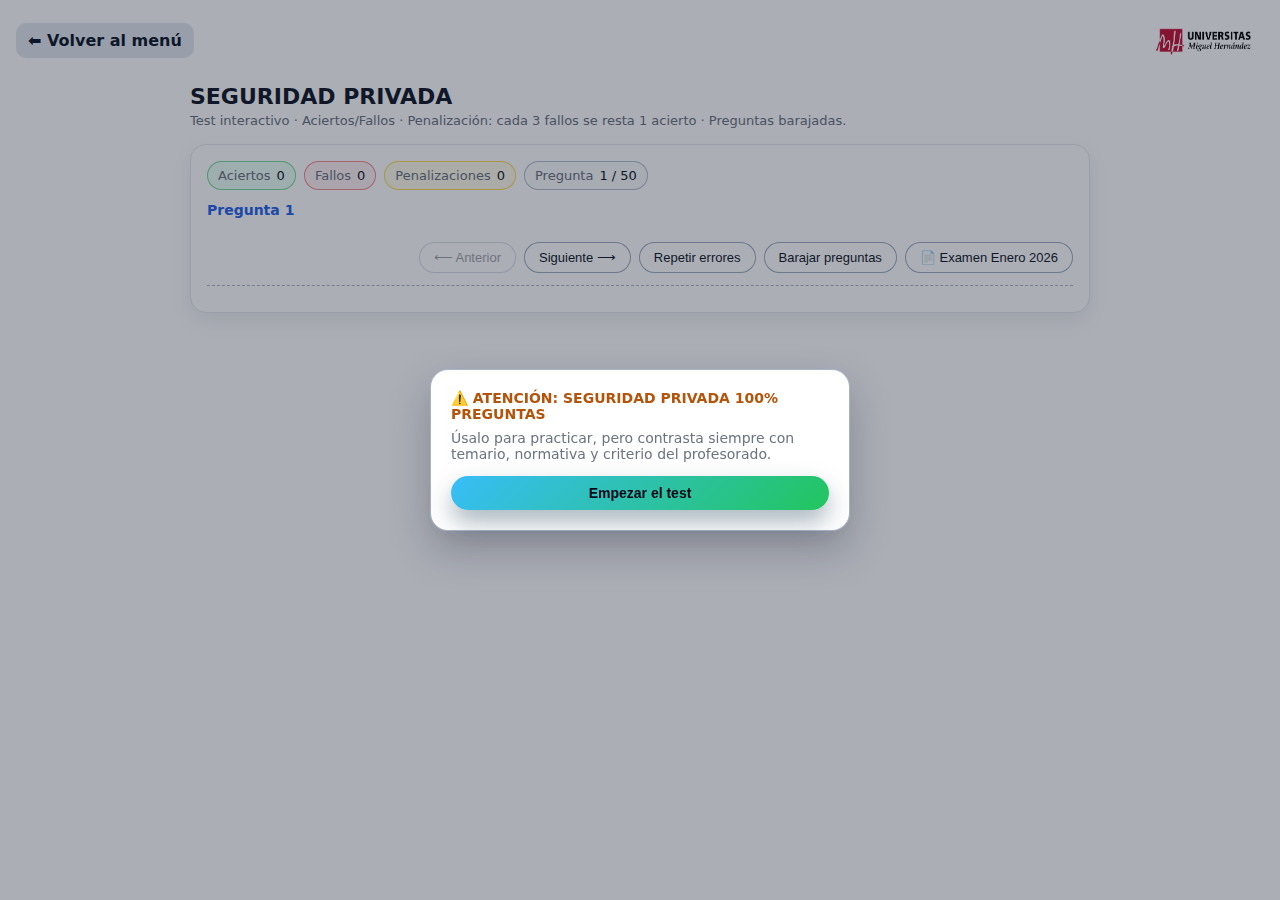
<file: seguridad-privada/index.html>
<!doctype html>
<html lang="es">
<head>
<meta charset="utf-8">
<meta name="viewport" content="width=device-width, initial-scale=1, viewport-fit=cover">
<title>SEGURIDAD PRIVADA</title>
<!-- CSS del test -->
<link rel="stylesheet" href="./style.css">
<!-- Google Analytics -->
<script async src="https://www.googletagmanager.com/gtag/js?id=G-J43F4M6Z1E"></script>
<script>
  window.dataLayer = window.dataLayer || [];
  function gtag(){dataLayer.push(arguments);}
  gtag('js', new Date());
  gtag('config', 'G-J43F4M6Z1E');
</script>
</head>
<body>

<header class="top-bar">
  <a href="../" class="back-btn">⬅ Volver al menú</a>
  <img src="../assets/umh.png" alt="Universitas Miguel Hernández" class="logo-umh">
</header>

<div id="startOverlay">
  <div class="start-box">
    <div class="start-warning">⚠️ ATENCIÓN: SEGURIDAD PRIVADA 100% PREGUNTAS</div>
    <div class="start-text">
      Úsalo para practicar, pero contrasta siempre con temario, normativa y criterio del profesorado.
    </div>
    <button id="startBtn">Empezar el test</button>
  </div>
</div>

<div class="wrap">
  <h1>SEGURIDAD PRIVADA</h1>

  <div id="examBadge" class="exam-badge" style="display:none;">
    📝 MODO EXAMEN · ENERO 2026
  </div>

  <div class="meta">
    Test interactivo · Aciertos/Fallos · Penalización: cada 3 fallos se resta 1 acierto · Preguntas barajadas.
  </div>

  <div class="card" id="card">
    <div class="stats">
      <div class="stat ok">
        <span class="label">Aciertos</span>
        <span class="value" id="statCorrect">0</span>
      </div>
      <div class="stat bad">
        <span class="label">Fallos</span>
        <span class="value" id="statWrong">0</span>
      </div>
      <div class="stat pen">
        <span class="label">Penalizaciones</span>
        <span class="value" id="statPenalty">0</span>
      </div>
      <div class="stat">
        <span class="label">Pregunta</span>
        <span class="value" id="statIndex">1 / 50</span>
      </div>
    </div>

    <div id="questionBox">
      <div id="qNumber">Pregunta 1</div>
      <div id="qText"></div>
      <div class="options" id="optionsBox"></div>
    </div>

    <div class="footer">
      <div id="feedback" class="neutral"></div>
      <div class="nav-buttons">
        <button class="nav" id="prevBtn" disabled>⟵ Anterior</button>
        <button class="nav" id="nextBtn">Siguiente ⟶</button>
        <button class="nav" id="retryWrongBtn">Repetir errores</button>
        <button class="nav" id="shuffleBtn">Barajar preguntas</button>
        <button class="nav" id="exam2026Btn">📄 Examen Enero 2026</button>
      </div>
    </div>

    <div id="finalBox"></div>
  </div>
</div>

<!-- 1️⃣ DATOS (define RAW) -->
<script src="./data.js"></script>

<!-- 2️⃣ MOTOR (define initTest, renderQuestion, etc.) -->
<script src="../core/test-engine.js"></script>

<!-- 3️⃣ CONFIG (si lo usas) -->
<script src="./config.js"></script>

<!-- 4️⃣ INICIALIZACIÓN -->
<script>
  document.getElementById("startBtn").addEventListener("click", () => {
    document.getElementById("startOverlay").style.display = "none";

    initTest({
      questions: RAW,
      examQuestions: RAW_EXAMEN_2026
    });
  });
</script>
</body>
</html>
</file>
<file: core/style.css>
body {
    font-family: system-ui, -apple-system, BlinkMacSystemFont, sans-serif;
    margin: 0;
    padding: 16px;
    background: #f8fafc;
  }

  .top-bar {
    display: flex;
    align-items: center;
    justify-content: space-between;
    margin-bottom: 20px;
  }

  .back-btn {
    text-decoration: none;
    font-weight: 600;
    color: #0f172a;
    background: #e2e8f0;
    padding: 8px 12px;
    border-radius: 10px;
  }

  .back-btn:hover {
    background: #cbd5f5;
  }

  .logo-umh {
    height: 48px;
    max-width: 60%;
    object-fit: contain;
  }

  @media (max-width: 480px) {
    .logo-umh {
      height: 40px;
    }
  }
:root{
  --bg:#ffffff;
  --card:#ffffff;
  --border:#e5e7eb;
  --text:#111827;
  --muted:#6b7280;
  --ok:#16a34a;
  --bad:#dc2626;
  --accent:#2563eb;
}
*{box-sizing:border-box;margin:0;padding:0}
body{
  font-family:system-ui,-apple-system,Segoe UI,Roboto,Ubuntu,Cantarell,Arial,sans-serif;
  background:var(--bg);
  color:var(--text);
  padding:16px;
}
.wrap{
  max-width:900px;
  margin:0 auto;
}
h1{
  font-size:22px;
  margin-bottom:4px;
}
.meta{
  font-size:13px;
  color:var(--muted);
  margin-bottom:16px;
}
.card{
  background:var(--card);
  border:1px solid var(--border);
  border-radius:16px;
  padding:16px;
  box-shadow:0 8px 20px rgba(15,23,42,.08);
  position:relative;
  overflow:hidden;
}
.stats{
  display:flex;
  flex-wrap:wrap;
  gap:8px;
  font-size:13px;
  margin-bottom:12px;
}
.stat{
  padding:6px 10px;
  border-radius:999px;
  border:1px solid rgba(148,163,184,.7);
  display:flex;
  align-items:center;
  gap:6px;
  background:#f9fafb;
}
.stat span.label{color:var(--muted);font-weight:500}
.stat span.value{font-variant-numeric:tabular-nums}
.stat.ok{border-color:rgba(34,197,94,.6);background:#ecfdf3;}
.stat.bad{border-color:rgba(239,68,68,.6);background:#fef2f2;}
.stat.pen{border-color:rgba(250,204,21,.7);background:#fffbeb;}
#questionBox{margin-top:4px;}
#qNumber{
  font-size:14px;
  color:var(--accent);
  font-weight:600;
  margin-bottom:6px;
}
#qText{
  font-size:18px;
  font-weight:700;
  margin-bottom:12px;
}
.options{
  display:flex;
  flex-direction:column;
  gap:8px;
}
.btn-option{
  text-align:left;
  border-radius:999px;
  border:1px solid rgba(148,163,184,.7);
  padding:9px 12px;
  font-size:14px;
  background:#f9fafb;
  cursor:pointer;
  display:flex;
  gap:8px;
  align-items:center;
  transition:transform .12s ease, box-shadow .12s ease, border-color .12s ease, background .12s ease;
}
.btn-option span.key{
  font-weight:700;
  font-size:12px;
  padding:2px 7px;
  border-radius:999px;
  background:#eef2ff;
  border:1px solid rgba(129,140,248,.8);
  color:#111827;
}
.btn-option span.label{flex:1}
.btn-option:hover{
  transform:translateY(-1px);
  box-shadow:0 8px 18px rgba(15,23,42,.08);
  border-color:var(--accent);
  background:#eff6ff;
}
.btn-option.correct{
  border-color:var(--ok);
  background:#ecfdf3;
}
.btn-option.wrong{
  border-color:var(--bad);
  background:#fef2f2;
}
.btn-option.disabled{
  opacity:.9;
  cursor:default;
}
.footer{
  display:flex;
  justify-content:space-between;
  align-items:center;
  margin-top:12px;
  gap:8px;
  flex-wrap:nowrap;
}
.nav-buttons{
  display:flex;
  gap:8px;
}
button.nav{
  border-radius:999px;
  border:1px solid rgba(148,163,184,.9);
  background:#ffffff;
  color:#111827;
  padding:7px 14px;
  font-size:13px;
  cursor:pointer;
  display:flex;
  align-items:center;
  gap:6px;
  transition:transform .12s ease, box-shadow .12s ease, border-color .12s ease, background .12s ease;
}
button.nav:hover{
  transform:translateY(-1px);
  box-shadow:0 8px 18px rgba(15,23,42,.12);
  border-color:var(--accent);
  background:#eff6ff;
}
button.nav:disabled{
  opacity:.4;
  cursor:default;
  box-shadow:none;
  transform:none;
}
#feedback{
  font-size:13px;
  min-height:18px;
  flex:1;
}
#feedback.ok{color:var(--ok);}
#feedback.bad{color:var(--bad);}
#feedback.neutral{color:var(--muted);}

/* Animaciones base */
.flash-correct{
  animation:flashGreen .45s ease-out;
}
.flash-wrong{
  animation:flashRed .45s ease-out;
}
.shake{
  animation:shake .3s ease-in-out;
}
@keyframes flashGreen{
  0%{box-shadow:0 0 0 0 rgba(22,163,74,.0);}
  40%{box-shadow:0 0 0 12px rgba(22,163,74,.18);}
  100%{box-shadow:0 0 0 0 rgba(22,163,74,.0);}
}
@keyframes flashRed{
  0%{box-shadow:0 0 0 0 rgba(220,38,38,.0);}
  40%{box-shadow:0 0 0 12px rgba(220,38,38,.18);}
  100%{box-shadow:0 0 0 0 rgba(220,38,38,.0);}
}
@keyframes shake{
  0%,100%{transform:translateX(0);}
  20%{transform:translateX(-4px);}
  40%{transform:translateX(4px);}
  60%{transform:translateX(-3px);}
  80%{transform:translateX(3px);}
}

/* Animación divertida al fallar: viñeta tipo cómic */
.explosion{
  position:absolute;
  top:50%;
  left:50%;
  transform:translate(-50%,-50%) scale(.2);
  pointer-events:none;
  animation:boomPop .75s ease-out forwards;
}
.explosion-core{
  width:180px;
  height:180px;
  border-radius:50%;
  background:
    radial-gradient(circle at 30% 30%,#fef9c3 0,#fde047 30%,transparent 75%),
    radial-gradient(circle at 70% 40%,#fee2e2 0,#fecaca 35%,transparent 80%),
    radial-gradient(circle at 50% 65%,#b91c1c 0,#7f1d1d 45%,transparent 80%);
  border:4px solid #111827;
  box-shadow:0 0 25px rgba(248,113,113,.8);
  display:flex;
  align-items:center;
  justify-content:center;
  position:relative;
}
.explosion-core::before{
  /* picos tipo cómic */
  content:"";
  position:absolute;
  inset:-18px;
  background:#f97316;
  clip-path:polygon(50% 0%,63% 13%,83% 9%,79% 27%,94% 35%,80% 47%,90% 63%,71% 65%,74% 83%,57% 76%,50% 95%,43% 76%,26% 83%,29% 65%,10% 63%,20% 47%,6% 35%,21% 27%,17% 9%,37% 13%);
  z-index:-1;
}
.explosion-label{
  font-size:26px;
  font-weight:900;
  color:#111827;
  text-shadow:2px 2px 0 #facc15, -2px -2px 0 #facc15;
}

/* trocitos que saltan */
.explosion-piece{
  position:absolute;
  width:10px;
  height:22px;
  border-radius:3px;
  background:#ef4444;
  box-shadow:0 0 6px rgba(127,29,29,.8);
  transform-origin:center bottom;
  animation:pieceFly .75s ease-out forwards;
}

@keyframes boomPop{
  0%{
    transform:translate(-50%,-50%) scale(.2) rotate(-8deg);
    opacity:0;
  }
  40%{
    transform:translate(-50%,-50%) scale(1.05) rotate(3deg);
    opacity:1;
  }
  70%{
    transform:translate(-50%,-50%) scale(0.95) rotate(-2deg);
    opacity:.95;
  }
  100%{
    transform:translate(-50%,-50%) scale(0.8) rotate(0deg);
    opacity:0;
  }
}

@keyframes pieceFly{
  0%{
    transform:translate(0,0) scale(1);
    opacity:1;
  }
  100%{
    transform:translate(var(--dx),var(--dy)) scale(.3);
    opacity:0;
  }
}

/* Confeti / gorros al acertar */
.confetti-container{
  position:absolute;
  inset:0;
  pointer-events:none;
  overflow:hidden;
}
.confetti-emoji{
  position:absolute;
  top:-12%;
  font-size:20px;
  animation:fallConfetti 2.2s ease-out forwards;
}
@keyframes fallConfetti{
  0%{
    transform:translateY(0) rotate(0deg);
    opacity:1;
  }
  100%{
    transform:translateY(260%) rotate(360deg);
    opacity:0;
  }
}

/* Overlay inicio */
#startOverlay{
  position:fixed;
  inset:0;
  background:rgba(15,23,42,.35);
  display:flex;
  align-items:center;
  justify-content:center;
  z-index:20;
}
.start-box{
  max-width:420px;
  background:#ffffff;
  border-radius:18px;
  padding:20px;
  border:1px solid rgba(148,163,184,.8);
  box-shadow:0 18px 40px rgba(15,23,42,.25);
}
.start-text{
  font-size:14px;
  color:#6b7280;
  margin-bottom:14px;
}
.start-warning{
  font-size:14px;
  color:#b45309;
  font-weight:600;
  margin-bottom:8px;
}
button#startBtn{
  width:100%;
  border-radius:999px;
  border:none;
  padding:9px 14px;
  font-size:14px;
  font-weight:600;
  cursor:pointer;
  background:linear-gradient(135deg,#38bdf8,#22c55e);
  color:#020617;
  box-shadow:0 12px 25px rgba(8,47,73,.35);
  transition:transform .12s ease, box-shadow .12s ease;
}
button#startBtn:hover{
  transform:translateY(-1px);
  box-shadow:0 18px 35px rgba(8,47,73,.5);
}

/* Resultado final */
#finalBox{
  margin-top:12px;
  padding-top:10px;
  border-top:1px dashed rgba(148,163,184,.8);
  font-size:13px;
  color:#6b7280;
}
#finalBox strong{color:var(--accent);}
/* ===== MODO EXAMEN 2026 ===== */
.exam-mode {
  border: 2px solid #7c2d12;
  background: linear-gradient(180deg, #fff7ed, #ffffff);
}

.exam-mode h1 {
  color: #7c2d12;

}

.exam-badge {
  display: inline-block;
  margin-bottom: 8px;
  padding: 4px 10px;
  border-radius: 999px;
  font-size: 12px;
  font-weight: 700;
  background: #7c2d12;
  color: #fff;
}
.card {
  overflow: visible;
}
@media (max-width: 768px) {

  .btn-option {
    padding: 12px 14px;
    font-size: 0.95rem;
    line-height: 1.3;
  }

  .btn-option .label {
    white-space: normal;
  }

  

  .nav-buttons {
    flex-wrap: wrap;
    gap: 8px;
  }
}
@media (max-width: 768px) {
  .btn-option {
    border-radius: 14px;
    padding: 14px;
    font-size: 0.95rem;
    line-height: 1.35;
  }

  .options {
    gap: 12px;
  }

  .nav-buttons {
    flex-wrap: wrap;
    justify-content: center;
  }
}

@media (max-width: 768px) {

  .btn-option {
    border-radius: 14px;
    padding: 14px;
    font-size: 0.95rem;
    line-height: 1.35;
  }

  .btn-option .label {
    white-space: normal;
  }

  .options {
    gap: 12px;
  }

  .nav-buttons {
    flex-wrap: wrap;
    justify-content: center;
    gap: 8px;
  }

}

/* Modo examen 2026 */
.exam-2026{
  border: 2px solid #7c2d12;
  background: #fff7ed;
}

.exam-badge{
  display:inline-flex;
  align-items:center;
  gap:6px;
  padding:4px 10px;
  border-radius:999px;
  background:#7c2d12;
  color:#fff;
  font-size:12px;
  font-weight:600;
  margin-bottom:8px;
}
</file>
<file: seguridad-privada/style.css>
body {
    font-family: system-ui, -apple-system, BlinkMacSystemFont, sans-serif;
    margin: 0;
    padding: 16px;
    background: #f8fafc;
  }

  .top-bar {
    display: flex;
    align-items: center;
    justify-content: space-between;
    margin-bottom: 20px;
  }

  .back-btn {
    text-decoration: none;
    font-weight: 600;
    color: #0f172a;
    background: #e2e8f0;
    padding: 8px 12px;
    border-radius: 10px;
  }

  .back-btn:hover {
    background: #cbd5f5;
  }

  .logo-umh {
    height: 48px;
    max-width: 60%;
    object-fit: contain;
  }

  @media (max-width: 480px) {
    .logo-umh {
      height: 40px;
    }
  }
:root{
  --bg:#ffffff;
  --card:#ffffff;
  --border:#e5e7eb;
  --text:#111827;
  --muted:#6b7280;
  --ok:#16a34a;
  --bad:#dc2626;
  --accent:#2563eb;
}
*{box-sizing:border-box;margin:0;padding:0}
body{
  font-family:system-ui,-apple-system,Segoe UI,Roboto,Ubuntu,Cantarell,Arial,sans-serif;
  background:var(--bg);
  color:var(--text);
  padding:16px;
}
.wrap{
  max-width:900px;
  margin:0 auto;
}
h1{
  font-size:22px;
  margin-bottom:4px;
}
.meta{
  font-size:13px;
  color:var(--muted);
  margin-bottom:16px;
}
.card{
  background:var(--card);
  border:1px solid var(--border);
  border-radius:16px;
  padding:16px;
  box-shadow:0 8px 20px rgba(15,23,42,.08);
  position:relative;
  overflow:hidden;
}
.stats{
  display:flex;
  flex-wrap:wrap;
  gap:8px;
  font-size:13px;
  margin-bottom:12px;
}
.stat{
  padding:6px 10px;
  border-radius:999px;
  border:1px solid rgba(148,163,184,.7);
  display:flex;
  align-items:center;
  gap:6px;
  background:#f9fafb;
}
.stat span.label{color:var(--muted);font-weight:500}
.stat span.value{font-variant-numeric:tabular-nums}
.stat.ok{border-color:rgba(34,197,94,.6);background:#ecfdf3;}
.stat.bad{border-color:rgba(239,68,68,.6);background:#fef2f2;}
.stat.pen{border-color:rgba(250,204,21,.7);background:#fffbeb;}
#questionBox{margin-top:4px;}
#qNumber{
  font-size:14px;
  color:var(--accent);
  font-weight:600;
  margin-bottom:6px;
}
#qText{
  font-size:18px;
  font-weight:700;
  margin-bottom:12px;
}
.options{
  display:flex;
  flex-direction:column;
  gap:8px;
}
.btn-option{
  text-align:left;
  border-radius:999px;
  border:1px solid rgba(148,163,184,.7);
  padding:9px 12px;
  font-size:14px;
  background:#f9fafb;
  cursor:pointer;
  display:flex;
  gap:8px;
  align-items:center;
  transition:transform .12s ease, box-shadow .12s ease, border-color .12s ease, background .12s ease;
}
.btn-option span.key{
  font-weight:700;
  font-size:12px;
  padding:2px 7px;
  border-radius:999px;
  background:#eef2ff;
  border:1px solid rgba(129,140,248,.8);
  color:#111827;
}
.btn-option span.label{flex:1}
.btn-option:hover{
  transform:translateY(-1px);
  box-shadow:0 8px 18px rgba(15,23,42,.08);
  border-color:var(--accent);
  background:#eff6ff;
}
.btn-option.correct{
  border-color:var(--ok);
  background:#ecfdf3;
}
.btn-option.wrong{
  border-color:var(--bad);
  background:#fef2f2;
}
.btn-option.disabled{
  opacity:.9;
  cursor:default;
}
.footer{
  display:flex;
  justify-content:space-between;
  align-items:center;
  margin-top:12px;
  gap:8px;
  flex-wrap:nowrap;
}
.nav-buttons{
  display:flex;
  gap:8px;
}
button.nav{
  border-radius:999px;
  border:1px solid rgba(148,163,184,.9);
  background:#ffffff;
  color:#111827;
  padding:7px 14px;
  font-size:13px;
  cursor:pointer;
  display:flex;
  align-items:center;
  gap:6px;
  transition:transform .12s ease, box-shadow .12s ease, border-color .12s ease, background .12s ease;
}
button.nav:hover{
  transform:translateY(-1px);
  box-shadow:0 8px 18px rgba(15,23,42,.12);
  border-color:var(--accent);
  background:#eff6ff;
}
button.nav:disabled{
  opacity:.4;
  cursor:default;
  box-shadow:none;
  transform:none;
}
#feedback{
  font-size:13px;
  min-height:18px;
  flex:1;
}
#feedback.ok{color:var(--ok);}
#feedback.bad{color:var(--bad);}
#feedback.neutral{color:var(--muted);}

/* Animaciones base */
.flash-correct{
  animation:flashGreen .45s ease-out;
}
.flash-wrong{
  animation:flashRed .45s ease-out;
}
.shake{
  animation:shake .3s ease-in-out;
}
@keyframes flashGreen{
  0%{box-shadow:0 0 0 0 rgba(22,163,74,.0);}
  40%{box-shadow:0 0 0 12px rgba(22,163,74,.18);}
  100%{box-shadow:0 0 0 0 rgba(22,163,74,.0);}
}
@keyframes flashRed{
  0%{box-shadow:0 0 0 0 rgba(220,38,38,.0);}
  40%{box-shadow:0 0 0 12px rgba(220,38,38,.18);}
  100%{box-shadow:0 0 0 0 rgba(220,38,38,.0);}
}
@keyframes shake{
  0%,100%{transform:translateX(0);}
  20%{transform:translateX(-4px);}
  40%{transform:translateX(4px);}
  60%{transform:translateX(-3px);}
  80%{transform:translateX(3px);}
}

/* Animación divertida al fallar: viñeta tipo cómic */
.explosion{
  position:absolute;
  top:50%;
  left:50%;
  transform:translate(-50%,-50%) scale(.2);
  pointer-events:none;
  animation:boomPop .75s ease-out forwards;
}
.explosion-core{
  width:180px;
  height:180px;
  border-radius:50%;
  background:
    radial-gradient(circle at 30% 30%,#fef9c3 0,#fde047 30%,transparent 75%),
    radial-gradient(circle at 70% 40%,#fee2e2 0,#fecaca 35%,transparent 80%),
    radial-gradient(circle at 50% 65%,#b91c1c 0,#7f1d1d 45%,transparent 80%);
  border:4px solid #111827;
  box-shadow:0 0 25px rgba(248,113,113,.8);
  display:flex;
  align-items:center;
  justify-content:center;
  position:relative;
}
.explosion-core::before{
  /* picos tipo cómic */
  content:"";
  position:absolute;
  inset:-18px;
  background:#f97316;
  clip-path:polygon(50% 0%,63% 13%,83% 9%,79% 27%,94% 35%,80% 47%,90% 63%,71% 65%,74% 83%,57% 76%,50% 95%,43% 76%,26% 83%,29% 65%,10% 63%,20% 47%,6% 35%,21% 27%,17% 9%,37% 13%);
  z-index:-1;
}
.explosion-label{
  font-size:26px;
  font-weight:900;
  color:#111827;
  text-shadow:2px 2px 0 #facc15, -2px -2px 0 #facc15;
}

/* trocitos que saltan */
.explosion-piece{
  position:absolute;
  width:10px;
  height:22px;
  border-radius:3px;
  background:#ef4444;
  box-shadow:0 0 6px rgba(127,29,29,.8);
  transform-origin:center bottom;
  animation:pieceFly .75s ease-out forwards;
}

@keyframes boomPop{
  0%{
    transform:translate(-50%,-50%) scale(.2) rotate(-8deg);
    opacity:0;
  }
  40%{
    transform:translate(-50%,-50%) scale(1.05) rotate(3deg);
    opacity:1;
  }
  70%{
    transform:translate(-50%,-50%) scale(0.95) rotate(-2deg);
    opacity:.95;
  }
  100%{
    transform:translate(-50%,-50%) scale(0.8) rotate(0deg);
    opacity:0;
  }
}

@keyframes pieceFly{
  0%{
    transform:translate(0,0) scale(1);
    opacity:1;
  }
  100%{
    transform:translate(var(--dx),var(--dy)) scale(.3);
    opacity:0;
  }
}

/* Confeti / gorros al acertar */
.confetti-container{
  position:absolute;
  inset:0;
  pointer-events:none;
  overflow:hidden;
}
.confetti-emoji{
  position:absolute;
  top:-12%;
  font-size:20px;
  animation:fallConfetti 2.2s ease-out forwards;
}
@keyframes fallConfetti{
  0%{
    transform:translateY(0) rotate(0deg);
    opacity:1;
  }
  100%{
    transform:translateY(260%) rotate(360deg);
    opacity:0;
  }
}

/* Overlay inicio */
#startOverlay{
  position:fixed;
  inset:0;
  background:rgba(15,23,42,.35);
  display:flex;
  align-items:center;
  justify-content:center;
  z-index:20;
}
.start-box{
  max-width:420px;
  background:#ffffff;
  border-radius:18px;
  padding:20px;
  border:1px solid rgba(148,163,184,.8);
  box-shadow:0 18px 40px rgba(15,23,42,.25);
}
.start-text{
  font-size:14px;
  color:#6b7280;
  margin-bottom:14px;
}
.start-warning{
  font-size:14px;
  color:#b45309;
  font-weight:600;
  margin-bottom:8px;
}
button#startBtn{
  width:100%;
  border-radius:999px;
  border:none;
  padding:9px 14px;
  font-size:14px;
  font-weight:600;
  cursor:pointer;
  background:linear-gradient(135deg,#38bdf8,#22c55e);
  color:#020617;
  box-shadow:0 12px 25px rgba(8,47,73,.35);
  transition:transform .12s ease, box-shadow .12s ease;
}
button#startBtn:hover{
  transform:translateY(-1px);
  box-shadow:0 18px 35px rgba(8,47,73,.5);
}

/* Resultado final */
#finalBox{
  margin-top:12px;
  padding-top:10px;
  border-top:1px dashed rgba(148,163,184,.8);
  font-size:13px;
  color:#6b7280;
}
#finalBox strong{color:var(--accent);}
/* ===== MODO EXAMEN 2026 ===== */
.exam-mode {
  border: 2px solid #7c2d12;
  background: linear-gradient(180deg, #fff7ed, #ffffff);
}

.exam-mode h1 {
  color: #7c2d12;

}

.exam-badge {
  display: inline-block;
  margin-bottom: 8px;
  padding: 4px 10px;
  border-radius: 999px;
  font-size: 12px;
  font-weight: 700;
  background: #7c2d12;
  color: #fff;
}
.card {
  overflow: visible;
}
@media (max-width: 768px) {

  .btn-option {
    padding: 12px 14px;
    font-size: 0.95rem;
    line-height: 1.3;
  }

  .btn-option .label {
    white-space: normal;
  }

  

  .nav-buttons {
    flex-wrap: wrap;
    gap: 8px;
  }
}
@media (max-width: 768px) {
  .btn-option {
    border-radius: 14px;
    padding: 14px;
    font-size: 0.95rem;
    line-height: 1.35;
  }

  .options {
    gap: 12px;
  }

  .nav-buttons {
    flex-wrap: wrap;
    justify-content: center;
  }
}

@media (max-width: 768px) {

  .btn-option {
    border-radius: 14px;
    padding: 14px;
    font-size: 0.95rem;
    line-height: 1.35;
  }

  .btn-option .label {
    white-space: normal;
  }

  .options {
    gap: 12px;
  }

  .nav-buttons {
    flex-wrap: wrap;
    justify-content: center;
    gap: 8px;
  }

}

/* Modo examen 2026 */
.exam-2026{
  border: 2px solid #7c2d12;
  background: #fff7ed;
}

.exam-badge{
  display:inline-flex;
  align-items:center;
  gap:6px;
  padding:4px 10px;
  border-radius:999px;
  background:#7c2d12;
  color:#fff;
  font-size:12px;
  font-weight:600;
  margin-bottom:8px;
}
</file>
